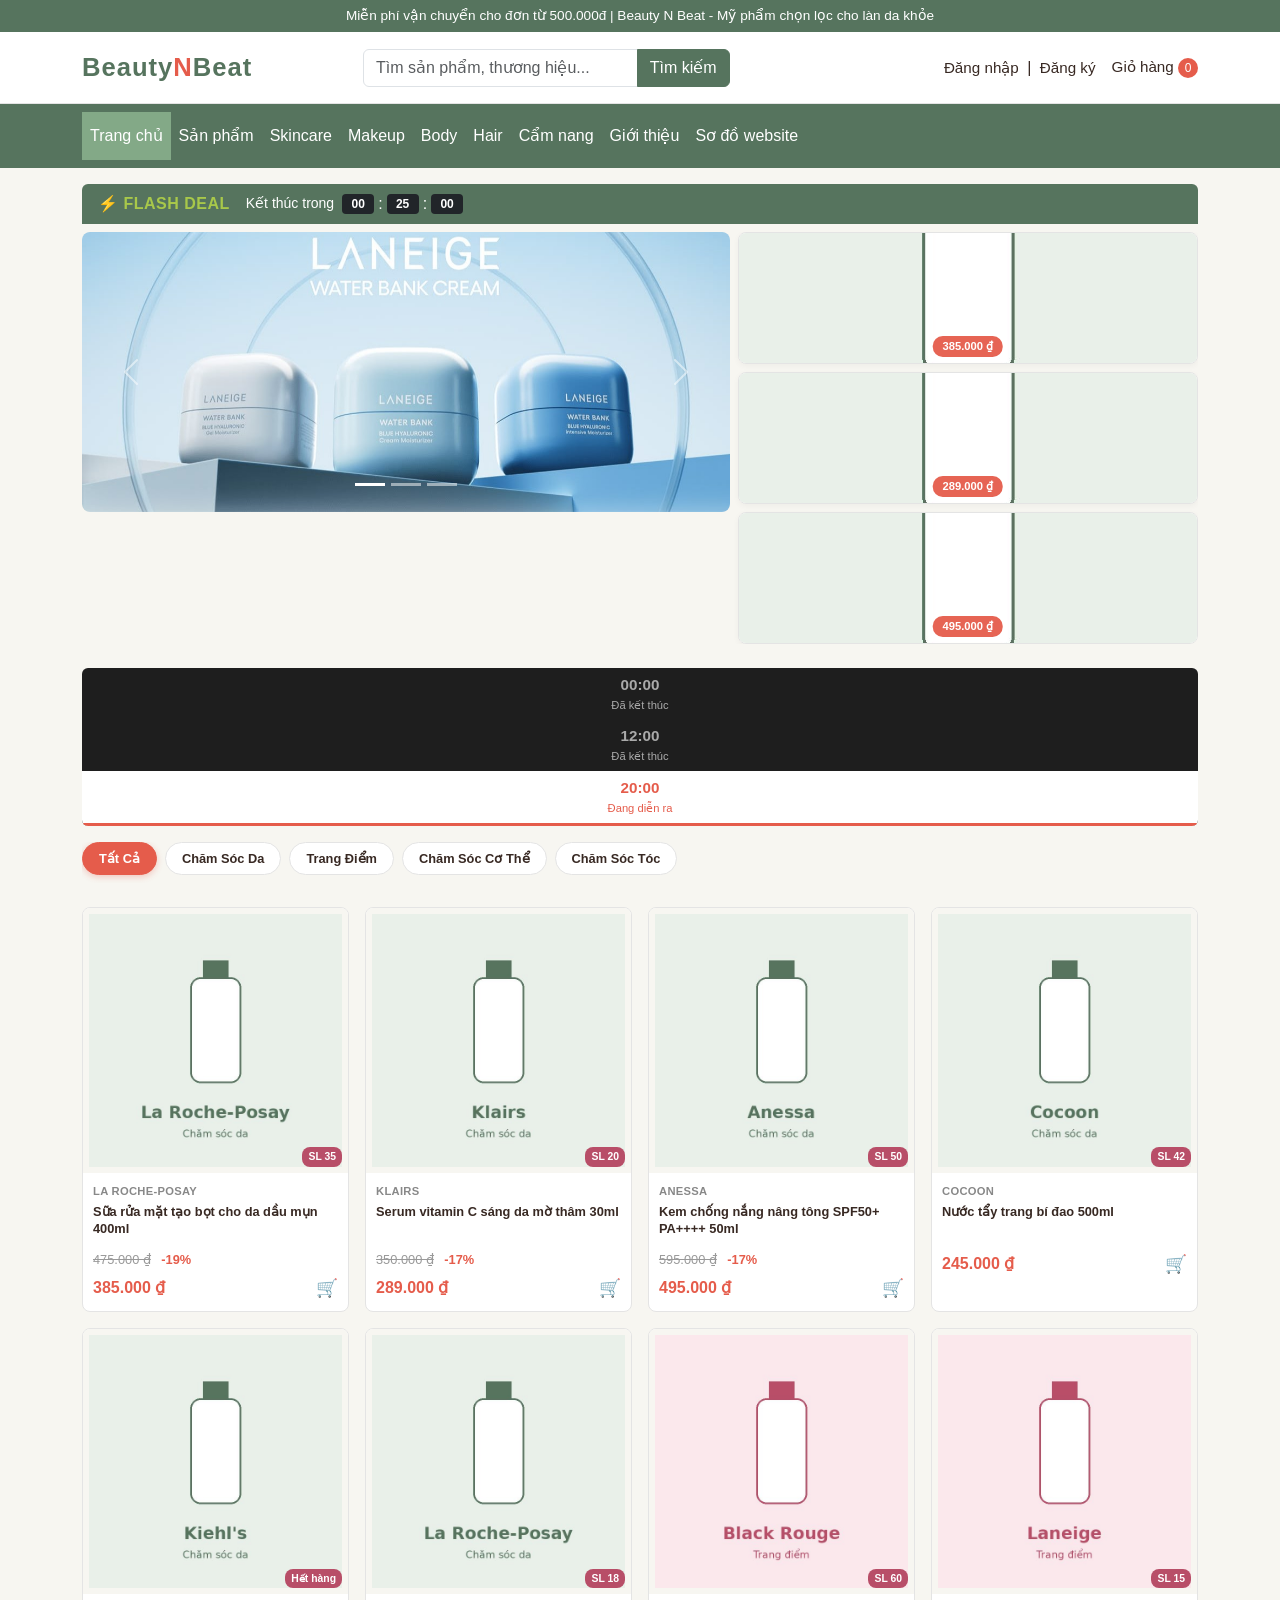
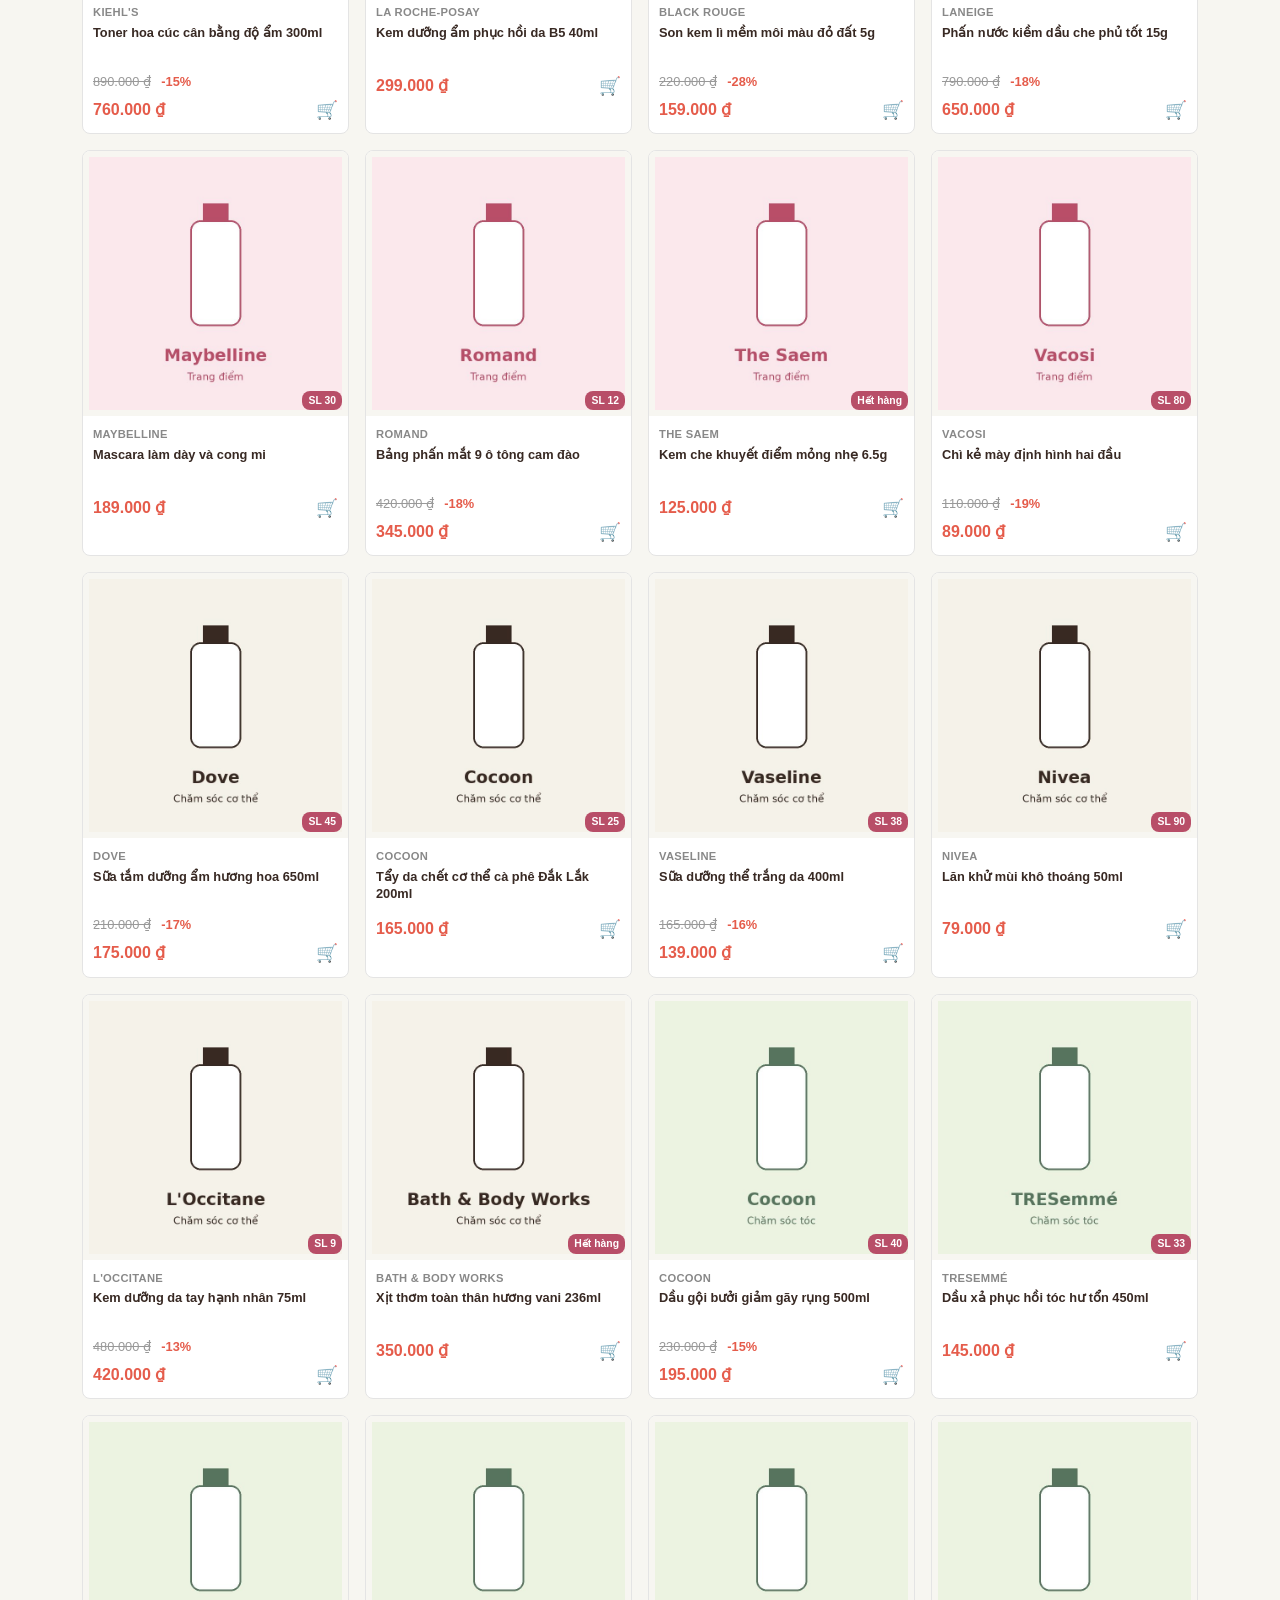
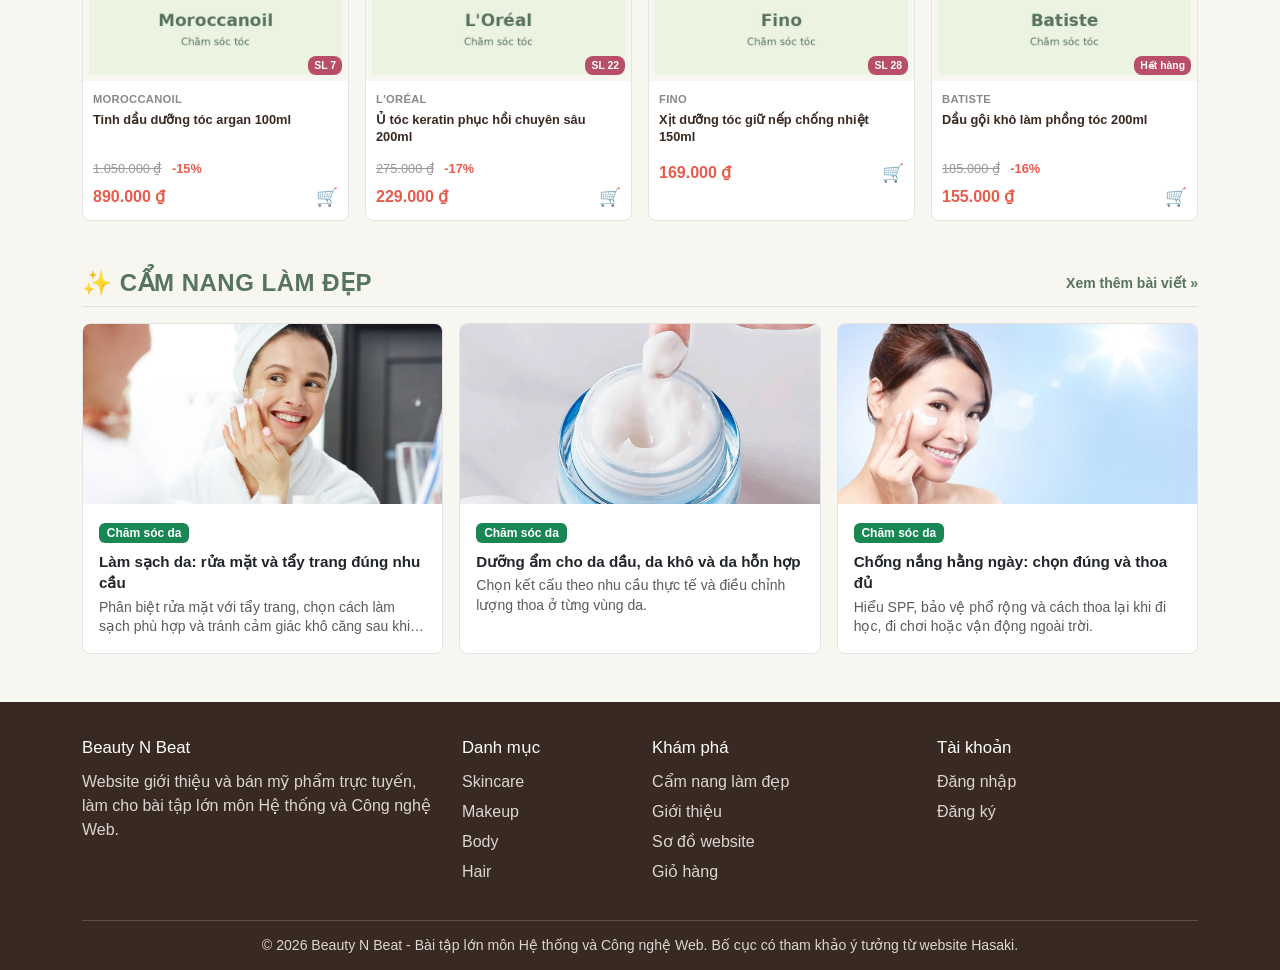
<file: index.html>
<!DOCTYPE html>
<html lang="vi">
<head>
  <meta charset="UTF-8">
  <meta name="viewport" content="width=device-width, initial-scale=1.0">
  <title>Beauty N Beat - Mỹ phẩm chính hãng & Chăm sóc đẹp</title>
  
  <!-- 1. Bootstrap CSS local -->
  <link rel="stylesheet" href="assets/vendor/bootstrap/css/bootstrap.min.css">
  <!-- 2. Common CSS chung (A quản lý) -->
  <link rel="stylesheet" href="assets/css/common.css">
  <!-- 3. CSS riêng của B -->
  <link rel="stylesheet" href="assets/css/home.css">
</head>
<body>

  <!-- ==================== HEADER & NAVBAR ==================== -->
  <!-- A tự vẽ qua common.js, B chỉ để thẻ rỗng -->
  <header id="site-header"></header>

  <!-- ==================== MAIN CONTENT ==================== -->
  <main class="container my-3">

    <!-- Flash Deal Header Bar + Countdown (Đã xóa ô tìm kiếm phụ) -->
    <div class="flash-deal-header d-flex align-items-center justify-content-between p-2 mb-2 rounded-top">
      <div class="d-flex align-items-center gap-3">
        <h4 class="m-0 fw-bold text-uppercase flash-title">⚡ FLASH DEAL</h4>
        <div class="countdown-box d-flex align-items-center gap-1">
          <span class="text-white small me-1">Kết thúc trong</span>
          <span class="badge bg-dark" id="cd-hours">00</span> :
          <span class="badge bg-dark" id="cd-mins">00</span> :
          <span class="badge bg-dark" id="cd-secs">00</span>
        </div>
      </div>
    </div>

    <!-- Hero Banner + Side Deals -->
    <section class="hero-hasaki-layout mb-4">
      <div class="row g-2">
        <!-- Carousel Banner chính -->
        <div class="col-12 col-lg-7">
          <div id="heroCarousel" class="carousel slide h-100" data-bs-ride="carousel">
            <div class="carousel-indicators">
              <button type="button" data-bs-target="#heroCarousel" data-bs-slide-to="0" class="active"></button>
              <button type="button" data-bs-target="#heroCarousel" data-bs-slide-to="1"></button>
              <button type="button" data-bs-target="#heroCarousel" data-bs-slide-to="2"></button>
            </div>
            <div class="carousel-inner h-100 rounded">
              <div class="carousel-item active h-100">
                <!-- Đã thay ảnh placeholder bằng ảnh local -->
                <img src="assets/img/banners/banner-1.jpg" class="d-block w-100 object-fit-cover" alt="Khuyến mãi đặc biệt">
              </div>
              <div class="carousel-item h-100">
                <img src="assets/img/banners/banner-2.jpg" class="d-block w-100 object-fit-cover" alt="Sản phẩm mới">
              </div>
              <div class="carousel-item h-100">
                <img src="assets/img/banners/banner-3.jpg" class="d-block w-100 object-fit-cover" alt="Flash Sale">
              </div>
            </div>
            <button class="carousel-control-prev" type="button" data-bs-target="#heroCarousel" data-bs-slide="prev">
              <span class="carousel-control-prev-icon" aria-hidden="true"></span>
              <span class="visually-hidden">Trước</span>
            </button>
            <button class="carousel-control-next" type="button" data-bs-target="#heroCarousel" data-bs-slide="next">
              <span class="carousel-control-next-icon" aria-hidden="true"></span>
              <span class="visually-hidden">Sau</span>
            </button>
          </div>
        </div>

        <!-- Side Deals (3 sản phẩm hot) -->
        <div class="col-12 col-lg-5">
          <div class="row g-2" id="heroSideDeals">
            <!-- Render bằng JS từ PRODUCTS -->
          </div>
        </div>
      </div>
    </section>

    <!-- Time Slots Section -->
    <section class="time-slots-section mb-3">
      <div class="row g-0 text-center time-slots-container rounded overflow-hidden">
        <div class="col-4 time-slot-item active py-2">
          <div class="fw-bold fs-5">00:00</div>
          <div class="small">Đang diễn ra</div>
        </div>
        <div class="col-4 time-slot-item py-2">
          <div class="fw-bold fs-5">12:00</div>
          <div class="small">Sắp diễn ra</div>
        </div>
        <div class="col-4 time-slot-item py-2">
          <div class="fw-bold fs-5">20:00</div>
          <div class="small">Sắp diễn ra</div>
        </div>
      </div>
    </section>

    <!-- Category Tabs -->
    <section class="category-tabs-section mb-4">
      <div class="d-flex gap-2 overflow-auto pb-2" id="categoryTabList">
        <button class="btn btn-tab active px-3 py-2 text-nowrap" data-cat="all">Tất Cả</button>
        <button class="btn btn-tab px-3 py-2 text-nowrap" data-cat="skincare">Chăm Sóc Da</button>
        <button class="btn btn-tab px-3 py-2 text-nowrap" data-cat="makeup">Trang Điểm</button>
        <button class="btn btn-tab px-3 py-2 text-nowrap" data-cat="body">Chăm Sóc Cơ Thể</button>
        <button class="btn btn-tab px-3 py-2 text-nowrap" data-cat="hair">Chăm Sóc Tóc</button>
      </div>
    </section>

    <!-- Featured Products Grid -->
    <section class="products-grid-section mb-5">
      <div class="row g-2 g-md-3" id="featuredProductsContainer">
        <!-- Render bằng JS -->
      </div>
    </section>

    <!-- News Section -->
    <section class="news-highlight-section mb-5">
      <div class="d-flex justify-content-between align-items-center mb-3 border-bottom pb-2">
        <h4 class="section-title m-0 fw-bold text-uppercase">✨ Cẩm Nang Làm Đẹp</h4>
        <a href="news.html" class="text-decoration-none text-primary-custom fw-bold small">
          Xem thêm bài viết &raquo;
        </a>
      </div>
      <div class="row g-3" id="featuredNewsContainer">
        <!-- Render bằng JS -->
      </div>
    </section>

  </main>

  <!-- ==================== FOOTER ==================== -->
  <footer id="site-footer"></footer>

  <!-- ==================== SCRIPTS ==================== -->
  <!-- Sửa tên file jQuery thành 3.7.1 theo yêu cầu của A -->
  <script src="assets/vendor/jquery/jquery-3.7.1.min.js"></script> 
  <script src="assets/vendor/bootstrap/js/bootstrap.bundle.min.js"></script>
  <script src="assets/data/products.js"></script>
  <script src="assets/data/news.js"></script>
  <script src="assets/js/common.js"></script>
  <script src="assets/js/home.js"></script>
</body>
</html>
</file>
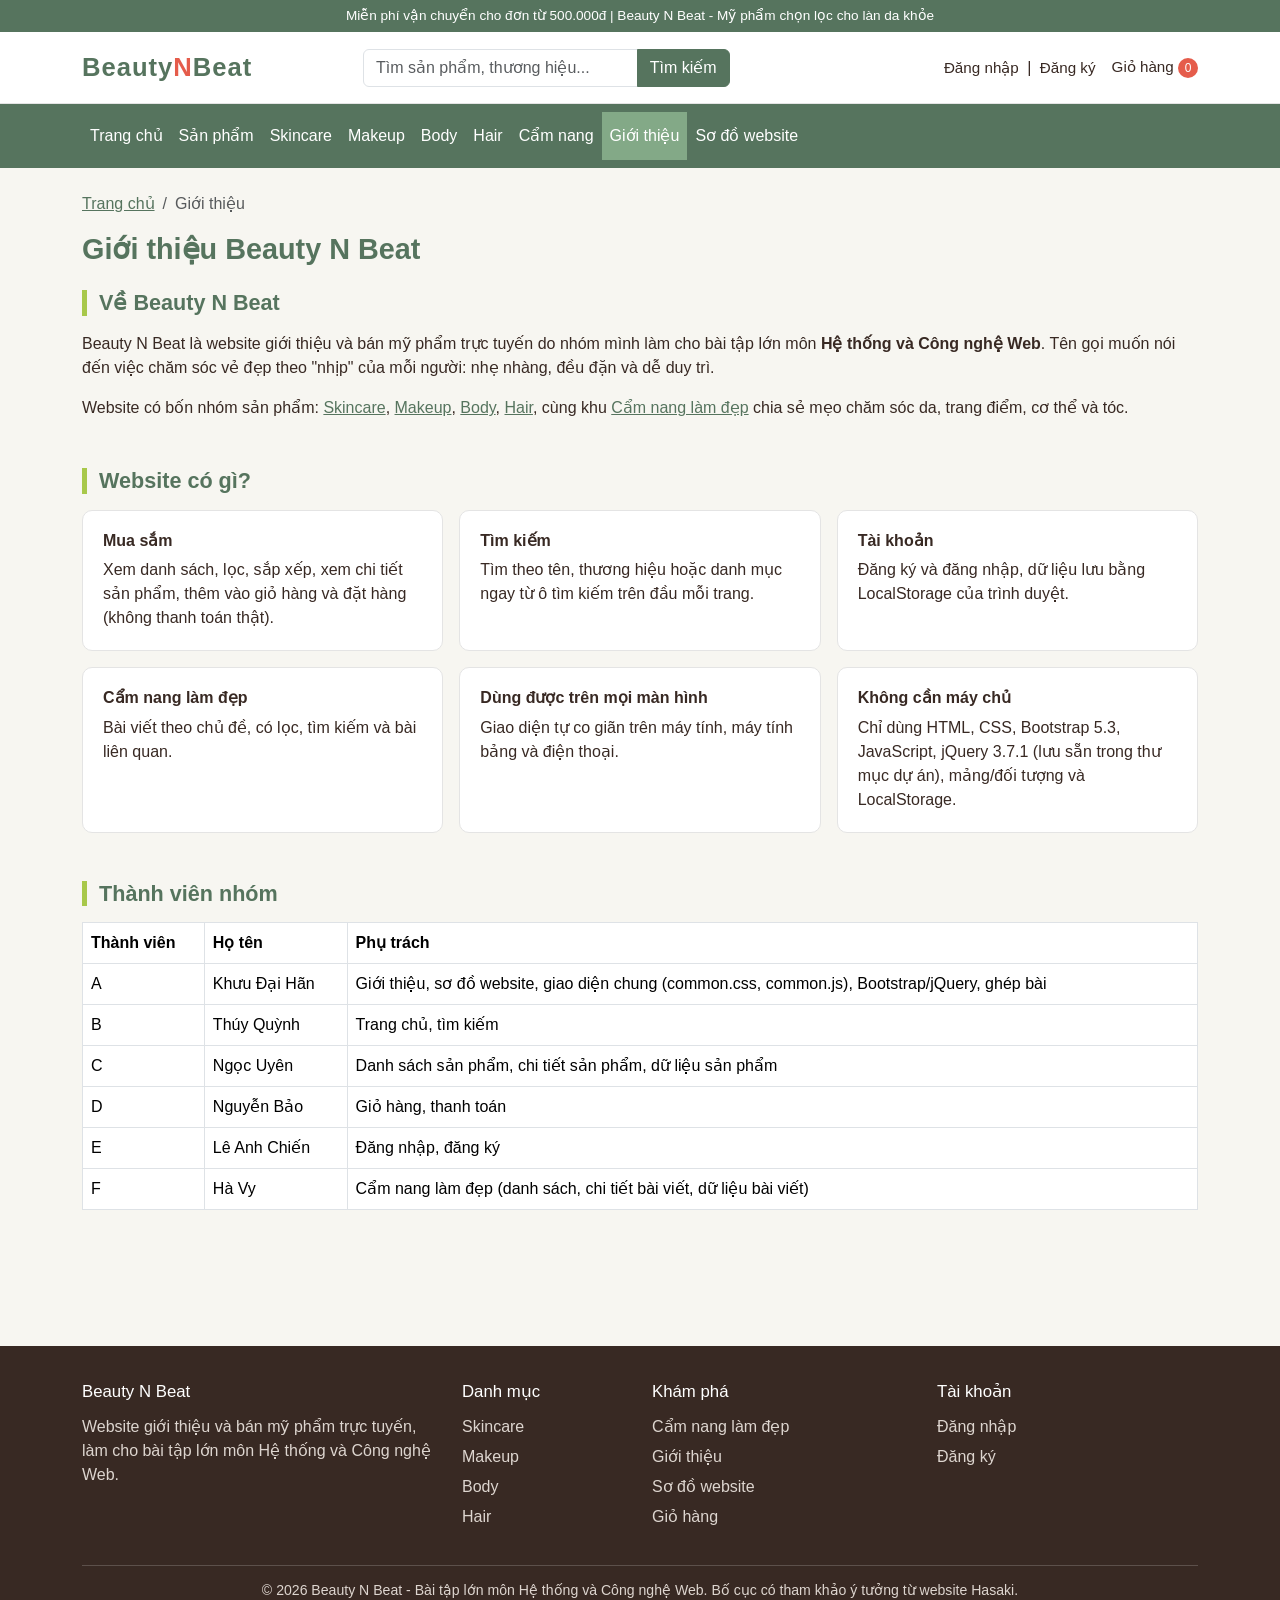
<file: about.html>
<!doctype html>
<html lang="vi">
  <head>
    <meta charset="UTF-8" />
    <meta name="viewport" content="width=device-width, initial-scale=1" />
    <title>Giới thiệu | Beauty N Beat</title>
    <link
      rel="stylesheet"
      href="assets/vendor/bootstrap/css/bootstrap.min.css"
    />
    <link rel="stylesheet" href="assets/css/common.css" />
  </head>
  <body>
    <header id="site-header"></header>
    <main class="container py-4">
      <nav aria-label="breadcrumb">
        <ol class="breadcrumb small">
          <li class="breadcrumb-item"><a href="index.html">Trang chủ</a></li>
          <li class="breadcrumb-item active" aria-current="page">Giới thiệu</li>
        </ol>
      </nav>

      <h1 class="page-heading mb-4">Giới thiệu Beauty N Beat</h1>

      <section class="mb-5">
        <h2 class="section-heading">Về Beauty N Beat</h2>
        <p>
          Beauty N Beat là website giới thiệu và bán mỹ phẩm trực tuyến do nhóm
          mình làm cho bài tập lớn môn
          <strong>Hệ thống và Công nghệ Web</strong>. Tên gọi muốn nói đến việc
          chăm sóc vẻ đẹp theo "nhịp" của mỗi người: nhẹ nhàng, đều đặn và dễ
          duy trì.
        </p>
        <p>
          Website có bốn nhóm sản phẩm:
          <a href="products.html?category=skincare">Skincare</a>,
          <a href="products.html?category=makeup">Makeup</a>,
          <a href="products.html?category=body">Body</a>,
          <a href="products.html?category=hair">Hair</a>, cùng khu
          <a href="news.html">Cẩm nang làm đẹp</a> chia sẻ mẹo chăm sóc da,
          trang điểm, cơ thể và tóc.
        </p>
      </section>

      <section class="mb-5">
        <h2 class="section-heading">Website có gì?</h2>
        <div class="row g-3">
          <div class="col-md-6 col-lg-4">
            <div class="info-card">
              <h3 class="h6 fw-bold">Mua sắm</h3>
              <p class="mb-0">
                Xem danh sách, lọc, sắp xếp, xem chi tiết sản phẩm, thêm vào giỏ
                hàng và đặt hàng (không thanh toán thật).
              </p>
            </div>
          </div>
          <div class="col-md-6 col-lg-4">
            <div class="info-card">
              <h3 class="h6 fw-bold">Tìm kiếm</h3>
              <p class="mb-0">
                Tìm theo tên, thương hiệu hoặc danh mục ngay từ ô tìm kiếm trên
                đầu mỗi trang.
              </p>
            </div>
          </div>
          <div class="col-md-6 col-lg-4">
            <div class="info-card">
              <h3 class="h6 fw-bold">Tài khoản</h3>
              <p class="mb-0">
                Đăng ký và đăng nhập, dữ liệu lưu bằng LocalStorage của trình
                duyệt.
              </p>
            </div>
          </div>
          <div class="col-md-6 col-lg-4">
            <div class="info-card">
              <h3 class="h6 fw-bold">Cẩm nang làm đẹp</h3>
              <p class="mb-0">
                Bài viết theo chủ đề, có lọc, tìm kiếm và bài liên quan.
              </p>
            </div>
          </div>
          <div class="col-md-6 col-lg-4">
            <div class="info-card">
              <h3 class="h6 fw-bold">Dùng được trên mọi màn hình</h3>
              <p class="mb-0">
                Giao diện tự co giãn trên máy tính, máy tính bảng và điện thoại.
              </p>
            </div>
          </div>
          <div class="col-md-6 col-lg-4">
            <div class="info-card">
              <h3 class="h6 fw-bold">Không cần máy chủ</h3>
              <p class="mb-0">
                Chỉ dùng HTML, CSS, Bootstrap 5.3, JavaScript, jQuery 3.7.1 (lưu
                sẵn trong thư mục dự án), mảng/đối tượng và LocalStorage.
              </p>
            </div>
          </div>
        </div>
      </section>

      <section class="mb-5">
        <h2 class="section-heading">Thành viên nhóm</h2>
        <div class="table-responsive">
          <table class="table table-bordered bg-white align-middle">
            <thead>
              <tr>
                <th scope="col">Thành viên</th>
                <th scope="col">Họ tên</th>
                <th scope="col">Phụ trách</th>
              </tr>
            </thead>
            <tbody>
              <tr>
                <td>A</td>
                <td>Khưu Đại Hãn</td>
                <td>
                  Giới thiệu, sơ đồ website, giao diện chung (common.css,
                  common.js), Bootstrap/jQuery, ghép bài
                </td>
              </tr>
              <tr>
                <td>B</td>
                <td>Thúy Quỳnh</td>
                <td>Trang chủ, tìm kiếm</td>
              </tr>
              <tr>
                <td>C</td>
                <td>Ngọc Uyên</td>
                <td>Danh sách sản phẩm, chi tiết sản phẩm, dữ liệu sản phẩm</td>
              </tr>
              <tr>
                <td>D</td>
                <td>Nguyễn Bảo</td>
                <td>Giỏ hàng, thanh toán</td>
              </tr>
              <tr>
                <td>E</td>
                <td>Lê Anh Chiến</td>
                <td>Đăng nhập, đăng ký</td>
              </tr>
              <tr>
                <td>F</td>
                <td>Hà Vy</td>
                <td>
                  Cẩm nang làm đẹp (danh sách, chi tiết bài viết, dữ liệu bài
                  viết)
                </td>
              </tr>
            </tbody>
          </table>
        </div>
      </section>
    </main>

    <footer id="site-footer"></footer>

    <script src="assets/vendor/bootstrap/js/bootstrap.bundle.min.js"></script>
    <script src="assets/js/common.js"></script>
  </body>
</html>
</file>
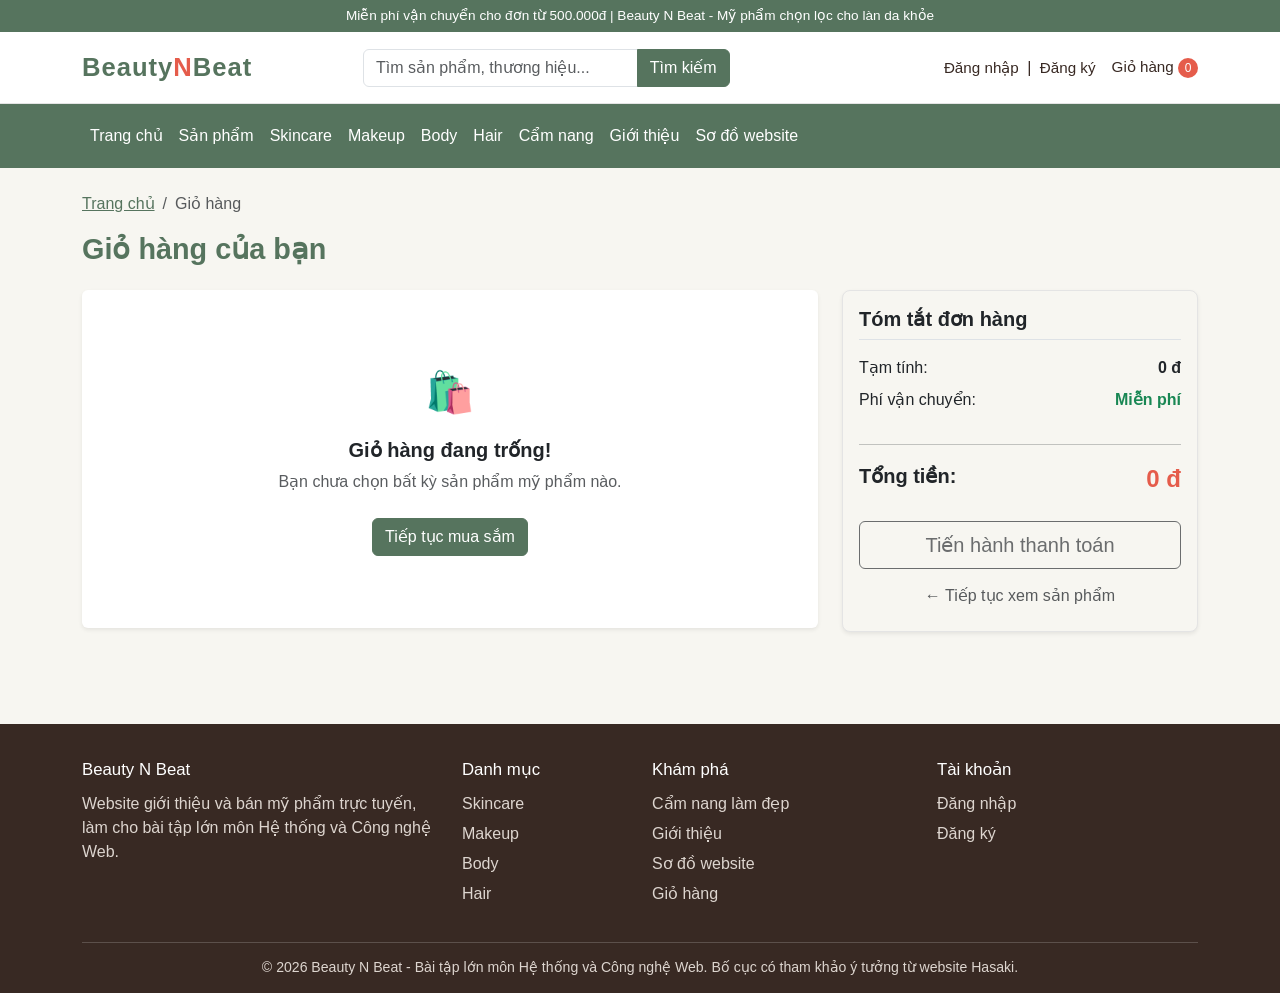
<file: cart.html>
<!DOCTYPE html>
<html lang="vi">
<head>
  <meta charset="UTF-8">
  <meta name="viewport" content="width=device-width, initial-scale=1.0">
  <title>Giỏ hàng | Beauty N Beat</title>

  <!-- Thứ tự nạp CSS: Bootstrap -> common -> cart -->
  <link rel="stylesheet" href="assets/vendor/bootstrap/css/bootstrap.min.css">
  <link rel="stylesheet" href="assets/css/common.css">
  <link rel="stylesheet" href="assets/css/cart.css">
</head>
<body>

  <header id="site-header"></header>

  <main class="container py-4">
    <nav aria-label="breadcrumb">
      <ol class="breadcrumb small">
        <li class="breadcrumb-item"><a href="index.html">Trang chủ</a></li>
        <li class="breadcrumb-item active" aria-current="page">Giỏ hàng</li>
      </ol>
    </nav>

    <h1 class="page-heading mb-4">Giỏ hàng của bạn</h1>

    <div class="row">
      <!-- Cột danh sách món hàng -->
      <div class="col-lg-8">
        <div id="cart-container" class="card shadow-sm border-0 mb-4">
          <div class="card-body p-4">

            <!-- Trạng thái giỏ rỗng -->
            <div id="empty-cart-view" class="text-center py-5 d-none">
              <div class="mb-3 fs-1">🛍️</div>
              <h5 class="fw-bold">Giỏ hàng đang trống!</h5>
              <p class="text-muted">Bạn chưa chọn bất kỳ sản phẩm mỹ phẩm nào.</p>
              <a href="products.html" class="btn btn-custom-primary mt-2">Tiếp tục mua sắm</a>
            </div>

            <!-- Bảng danh sách sản phẩm khi có hàng -->
            <div id="filled-cart-view" class="table-responsive">
              <table class="table align-middle">
                <thead>
                  <tr class="table-light">
                    <th>Sản phẩm</th>
                    <th>Đơn giá</th>
                    <th class="col-qty">Số lượng</th>
                    <th>Thành tiền</th>
                    <th></th>
                  </tr>
                </thead>
                <tbody id="cart-table-body">
                  <!-- Dữ liệu render bằng JS -->
                </tbody>
              </table>
            </div>

          </div>
        </div>
      </div>

      <!-- Cột tóm tắt thành tiền -->
      <div class="col-lg-4">
        <div class="card shadow-sm border-0 summary-box p-3">
          <h5 class="fw-bold mb-3 border-bottom pb-2">Tóm tắt đơn hàng</h5>
          <div class="d-flex justify-content-between mb-2">
            <span>Tạm tính:</span>
            <span id="subtotal-price" class="fw-semibold">0 đ</span>
          </div>
          <div class="d-flex justify-content-between mb-3">
            <span>Phí vận chuyển:</span>
            <span class="text-success fw-semibold">Miễn phí</span>
          </div>
          <hr>
          <div class="d-flex justify-content-between mb-4">
            <span class="fs-5 fw-bold">Tổng tiền:</span>
            <span id="total-price" class="fs-4 fw-bold text-sale">0 đ</span>
          </div>
          <a href="checkout.html" id="btn-proceed-checkout" class="btn btn-custom-primary w-100 py-2 fs-5">Tiến hành thanh toán</a>
          <a href="products.html" class="btn btn-link w-100 text-center mt-2 text-decoration-none text-muted">← Tiếp tục xem sản phẩm</a>
        </div>
      </div>
    </div>
  </main>

  <footer id="site-footer"></footer>

  <!-- Thứ tự nạp: Bootstrap -> dữ liệu -> common -> cart (không dùng jQuery) -->
  <script src="assets/vendor/bootstrap/js/bootstrap.bundle.min.js"></script>
  <script src="assets/data/products.js"></script>
  <script src="assets/js/common.js"></script>
  <script src="assets/js/cart.js"></script>
</body>
</html>
</file>
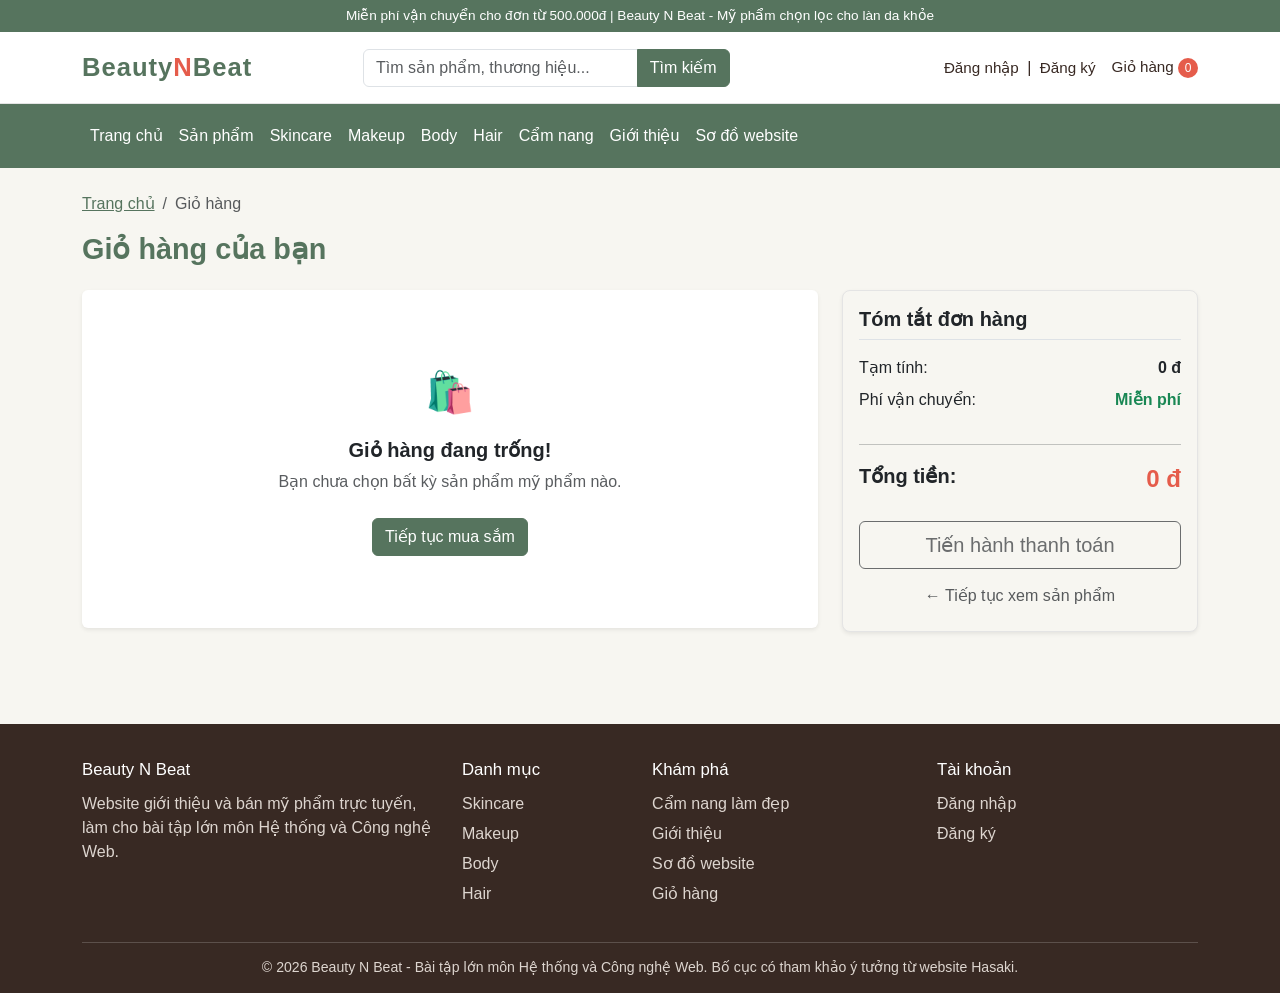
<file: checkout.html>
<!DOCTYPE html>
<html lang="vi">
<head>
  <meta charset="UTF-8">
  <meta name="viewport" content="width=device-width, initial-scale=1.0">
  <title>Đặt hàng | Beauty N Beat</title>

  <!-- Thứ tự nạp CSS: Bootstrap -> common -> cart -->
  <link rel="stylesheet" href="assets/vendor/bootstrap/css/bootstrap.min.css">
  <link rel="stylesheet" href="assets/css/common.css">
  <link rel="stylesheet" href="assets/css/cart.css">
</head>
<body>

  <header id="site-header"></header>

  <!-- ==================== MAIN CONTENT ==================== -->
  <main class="container py-4">
    <nav aria-label="breadcrumb">
      <ol class="breadcrumb small">
        <li class="breadcrumb-item"><a href="index.html">Trang chủ</a></li>
        <li class="breadcrumb-item"><a href="cart.html">Giỏ hàng</a></li>
        <li class="breadcrumb-item active" aria-current="page">Đặt hàng</li>
      </ol>
    </nav>

    <h1 class="page-heading mb-4">Thông tin đặt hàng</h1>

    <!-- Thông báo đặt hàng thành công -->
    <div id="checkout-success-view" class="text-center py-5 d-none">
      <div class="mb-3 fs-1 text-success">🎉</div>
      <h3 class="fw-bold text-success">Đặt hàng thành công!</h3>
      <p class="text-muted">Cảm ơn bạn đã mua sắm tại Beauty N Beat. Mã đơn hàng của bạn là: <strong id="order-code-display" class="text-dark"></strong></p>
      <p class="text-muted">Đơn hàng mô phỏng đã được ghi nhận vào hệ thống.</p>
      <div class="mt-4">
        <a href="products.html" class="btn btn-custom-primary me-2">Tiếp tục mua sắm</a>
        <a href="index.html" class="btn btn-outline-secondary">Về trang chủ</a>
      </div>
    </div>

    <!-- Giao diện form thanh toán -->
    <div id="checkout-form-view" class="row">
      <!-- Form nhập thông tin giao hàng -->
      <div class="col-lg-7">
        <div class="card border-0 shadow-sm p-4 mb-4">
          <h5 class="fw-bold mb-3 border-bottom pb-2">Địa chỉ nhận hàng</h5>
          <form id="order-form" novalidate>
            <div class="mb-3">
              <label for="fullName" class="form-label">Họ và tên người nhận <span class="text-danger">*</span></label>
              <input type="text" class="form-control" id="fullName" placeholder="Ví dụ: Nguyễn Văn A">
              <div class="error-feedback" id="err-fullName"></div>
            </div>

            <div class="row">
              <div class="col-md-6 mb-3">
                <label for="phoneNumber" class="form-label">Số điện thoại <span class="text-danger">*</span></label>
                <input type="tel" class="form-control" id="phoneNumber" placeholder="Ví dụ: 0912345678">
                <div class="error-feedback" id="err-phoneNumber"></div>
              </div>
              <div class="col-md-6 mb-3">
                <label for="email" class="form-label">Email</label>
                <input type="email" class="form-control" id="email" placeholder="example@gmail.com">
                <div class="error-feedback" id="err-email"></div>
              </div>
            </div>

            <div class="mb-3">
              <label for="address" class="form-label">Địa chỉ chi tiết <span class="text-danger">*</span></label>
              <textarea class="form-control" id="address" rows="3" placeholder="Số nhà, tên đường, phường/xã, quận/huyện..."></textarea>
              <div class="error-feedback" id="err-address"></div>
            </div>

            <div class="mb-3">
              <label for="notes" class="form-label">Ghi chú giao hàng (không bắt buộc)</label>
              <input type="text" class="form-control" id="notes" placeholder="Giao giờ hành chính, gọi trước khi đến...">
            </div>

            <h5 class="fw-bold mt-4 mb-3 border-bottom pb-2">Phương thức thanh toán</h5>
            <div class="form-check mb-2">
              <input class="form-check-input" type="radio" name="paymentMethod" id="cod" value="COD" checked>
              <label class="form-check-label" for="cod">
                Thanh toán khi nhận hàng (COD)
              </label>
            </div>
            <div class="form-check mb-3">
              <input class="form-check-input" type="radio" name="paymentMethod" id="bank" value="BANK">
              <label class="form-check-label" for="bank">
                Chuyển khoản ngân hàng (Mô phỏng)
              </label>
            </div>

            <button type="submit" class="btn btn-custom-primary w-100 py-3 mt-3 fs-5 fw-bold">Xác nhận đặt hàng</button>
          </form>
        </div>
      </div>

      <!-- Tóm tắt sản phẩm thanh toán -->
      <div class="col-lg-5">
        <div class="card border-0 shadow-sm p-4 summary-box">
          <h5 class="fw-bold mb-3 border-bottom pb-2">Đơn hàng của bạn</h5>
          <div id="checkout-items-list" class="checkout-items-scroll mb-3">
            <!-- Render danh sách tóm tắt bằng JS -->
          </div>
          <hr>
          <div class="d-flex justify-content-between mb-2">
            <span>Tạm tính:</span>
            <span id="checkout-subtotal" class="fw-semibold">0 đ</span>
          </div>
          <div class="d-flex justify-content-between mb-2">
            <span>Vận chuyển:</span>
            <span class="text-success fw-semibold">Miễn phí</span>
          </div>
          <div class="d-flex justify-content-between mt-3 pt-2 border-top">
            <span class="fs-5 fw-bold">Tổng thanh toán:</span>
            <span id="checkout-total" class="fs-4 fw-bold text-sale">0 đ</span>
          </div>
        </div>
      </div>
    </div>
  </main>

  <footer id="site-footer"></footer>

  <!-- Thứ tự nạp: Bootstrap -> dữ liệu -> common -> cart (không dùng jQuery) -->
  <script src="assets/vendor/bootstrap/js/bootstrap.bundle.min.js"></script>
  <script src="assets/data/products.js"></script>
  <script src="assets/js/common.js"></script>
  <script src="assets/js/cart.js"></script>
</body>
</html>
</file>
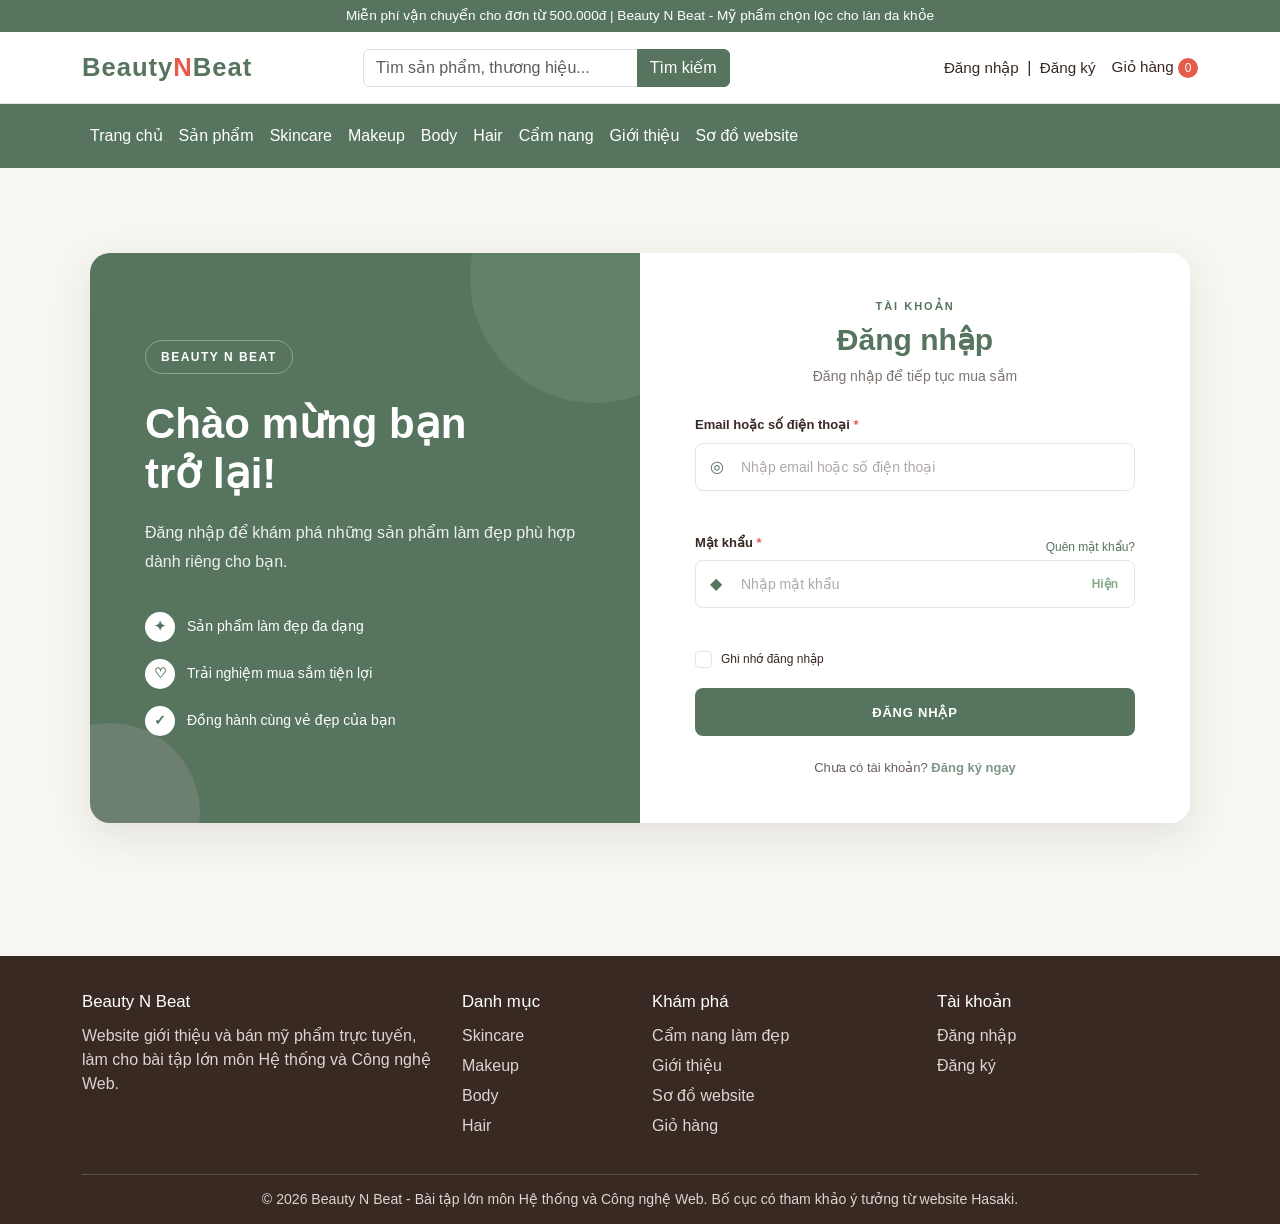
<file: login.html>
<!DOCTYPE html>
<html lang="vi">

<head>
    <meta charset="UTF-8">
    <meta name="viewport" content="width=device-width, initial-scale=1.0">

    <title>Đăng nhập - BEAUTY N BEAT</title>

    <!-- Bootstrap: phải load trước common.css -->
    <link rel="stylesheet"
        href="assets/vendor/bootstrap/css/bootstrap.min.css">

    <!-- CSS chung của website -->
    <link rel="stylesheet"
        href="assets/css/common.css">

    <!-- CSS riêng của phần E -->
    <link rel="stylesheet"
        href="assets/css/account.css">
</head>

<body>

    <!-- Header dùng chung của website -->
    <header id="site-header"></header>

    <main class="account-page">

        <div class="account-container row g-0">

            <!-- Khu vực giới thiệu -->
            <section class="account-intro col-md-6">

                <div class="account-intro-content">

                    <span class="account-badge">
                        BEAUTY N BEAT
                    </span>

                    <h1>
                        Chào mừng bạn<br>
                        trở lại!
                    </h1>

                    <p>
                        Đăng nhập để khám phá những sản phẩm
                        làm đẹp phù hợp dành riêng cho bạn.
                    </p>

                    <div class="account-intro-features">

                        <div class="intro-feature">
                            <span class="intro-feature-icon">✦</span>
                            <span>Sản phẩm làm đẹp đa dạng</span>
                        </div>

                        <div class="intro-feature">
                            <span class="intro-feature-icon">♡</span>
                            <span>Trải nghiệm mua sắm tiện lợi</span>
                        </div>

                        <div class="intro-feature">
                            <span class="intro-feature-icon">✓</span>
                            <span>Đồng hành cùng vẻ đẹp của bạn</span>
                        </div>

                    </div>

                </div>

            </section>


            <!-- Form đăng nhập -->
            <section class="account-form-section col-md-6">

                <div class="account-form-card">

                    <div class="account-form-header">

                        <span class="account-form-label">
                            TÀI KHOẢN
                        </span>

                        <h2>Đăng nhập</h2>

                        <p>
                            Đăng nhập để tiếp tục mua sắm
                        </p>

                    </div>


                    <!-- Thông báo -->
                    <div id="loginMessage"
                        class="account-message"
                        role="alert"
                        aria-live="polite">
                    </div>


                    <form id="loginForm" novalidate>

                        <!-- Email / Số điện thoại -->
                        <div class="form-group">

                            <label for="loginAccount">
                                Email hoặc số điện thoại
                                <span class="required">*</span>
                            </label>

                            <div class="input-wrapper">

                                <span class="input-icon">◎</span>

                                <input
                                    type="text"
                                    id="loginAccount"
                                    name="loginAccount"
                                    class="account-input"
                                    placeholder="Nhập email hoặc số điện thoại"
                                    autocomplete="username"
                                    aria-describedby="loginAccountError"
                                    maxlength="100">

                            </div>

                            <small
                                id="loginAccountError"
                                class="field-error">
                            </small>

                        </div>


                        <!-- Mật khẩu -->
                        <div class="form-group">

                            <div class="form-label-row">

                                <label for="loginPassword">
                                    Mật khẩu
                                    <span class="required">*</span>
                                </label>

                                <button
                                    type="button"
                                    class="forgot-password"
                                    id="forgotPasswordBtn">
                                    Quên mật khẩu?
                                </button>

                            </div>

                            <div class="input-wrapper">

                                <span class="input-icon">◆</span>

                                <input
                                    type="password"
                                    id="loginPassword"
                                    name="loginPassword"
                                    class="account-input"
                                    placeholder="Nhập mật khẩu"
                                    autocomplete="current-password"
                                    aria-describedby="loginPasswordError"
                                    maxlength="100">

                                <button
                                    type="button"
                                    class="password-toggle"
                                    data-target="loginPassword"
                                    aria-label="Hiện mật khẩu">
                                    Hiện
                                </button>

                            </div>

                            <small
                                id="loginPasswordError"
                                class="field-error">
                            </small>

                        </div>


                        <!-- Ghi nhớ -->
                        <div class="login-options">

                            <label class="remember-option">

                                <input
                                    type="checkbox"
                                    id="rememberLogin">

                                <span class="custom-checkbox"></span>

                                <span>
                                    Ghi nhớ đăng nhập
                                </span>

                            </label>

                        </div>


                        <!-- Button -->
                        <button
                            type="submit"
                            class="account-submit-btn">
                            ĐĂNG NHẬP
                        </button>


                        <!-- Đăng ký -->
                        <div class="account-switch">

                            <span>
                                Chưa có tài khoản?
                            </span>

                            <a href="register.html">
                                Đăng ký ngay
                            </a>

                        </div>

                    </form>

                </div>

            </section>

        </div>

    </main>


    <!-- Footer dùng chung -->
    <footer id="site-footer"></footer>


    <!-- JavaScript -->
    <script src="assets/vendor/bootstrap/js/bootstrap.bundle.min.js"></script>

    <!-- JS chung -->
    <script src="assets/js/common.js"></script>

    <!-- JS riêng của phần E -->
    <script src="assets/js/account.js"></script>

</body>

</html>
</file>
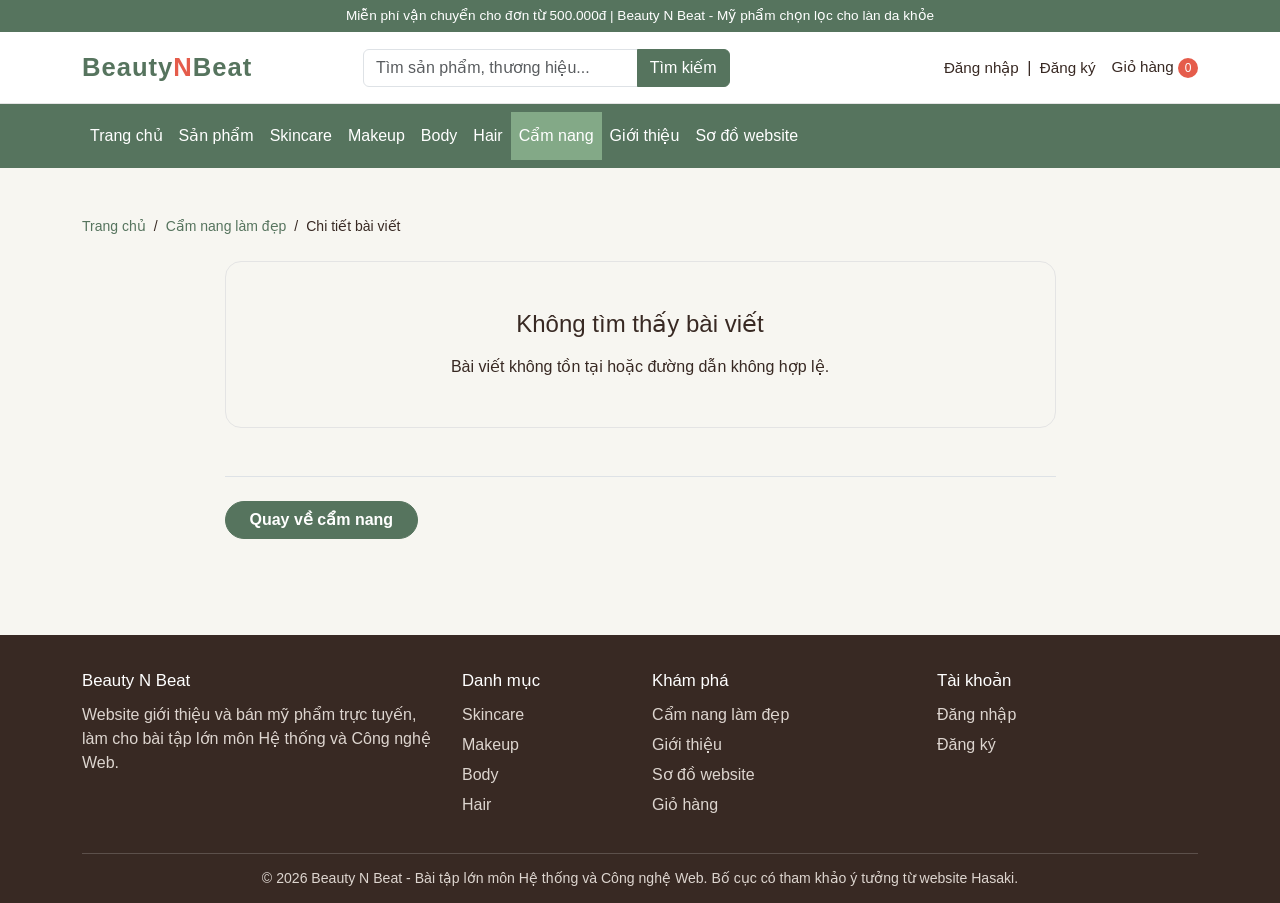
<file: news-detail.html>
<!DOCTYPE html>
<html lang="vi">

<head>
  <meta charset="UTF-8">
  <meta name="viewport" content="width=device-width, initial-scale=1.0">

  <title>Chi tiết cẩm nang | Beauty N Beat</title>

  <link rel="stylesheet" href="assets/vendor/bootstrap/css/bootstrap.min.css">
  <link rel="stylesheet" href="assets/css/common.css">
  <link rel="stylesheet" href="assets/css/news.css">
</head>

<body class="news-page">
  <!-- Header dùng chung do A phụ trách -->
  <div id="site-header"></div>

  <main id="news-detail" class="container py-4 py-md-5">
    <!-- Đường dẫn -->
    <nav aria-label="Đường dẫn" class="mb-4">
      <ol class="breadcrumb mb-0">
        <li class="breadcrumb-item">
          <a href="index.html">Trang chủ</a>
        </li>

        <li class="breadcrumb-item">
          <a href="news.html">Cẩm nang làm đẹp</a>
        </li>

        <li id="news-detail-breadcrumb" class="breadcrumb-item active" aria-current="page">Chi tiết bài viết</li>
      </ol>
    </nav>

    <!-- Nội dung được news.js lấy từ NEWS theo id trên URL -->
    <div class="row justify-content-center">
      <div class="col-12 col-lg-10 col-xl-9">
        <article id="news-detail-content" hidden></article>

        <!-- news.js hiện thông báo khi thiếu id hoặc id sai -->
        <section id="news-detail-error" class="text-center rounded-4 p-4 p-md-5" role="alert" hidden></section>

        <div class="d-flex justify-content-center justify-content-md-start mt-5 pt-4 border-top">
          <a href="news.html" class="btn news-reset-button">Quay về cẩm nang</a>
        </div>
      </div>
    </div>

    <!-- Tối đa 3 bài cùng chủ đề, không gồm bài đang đọc -->
    <section id="news-related" class="mt-5 pt-4 border-top" aria-labelledby="news-related-title" hidden>

      <h2 id="news-related-title" class="news-section-title mb-4">Bài viết liên quan</h2>

      <div id="news-related-list" class="row row-cols-1 row-cols-md-2 row-cols-lg-3 g-4">
      </div>
    </section>
  </main>

  <!-- Footer dùng chung do A phụ trách -->
  <div id="site-footer"></div>

  <script src="assets/vendor/jquery/jquery-3.7.1.min.js"></script>
  <script src="assets/vendor/bootstrap/js/bootstrap.bundle.min.js"></script>
  <script src="assets/data/news.js"></script>
  <script src="assets/js/common.js"></script>
  <script src="assets/js/news.js"></script>
</body>

</html>
</file>
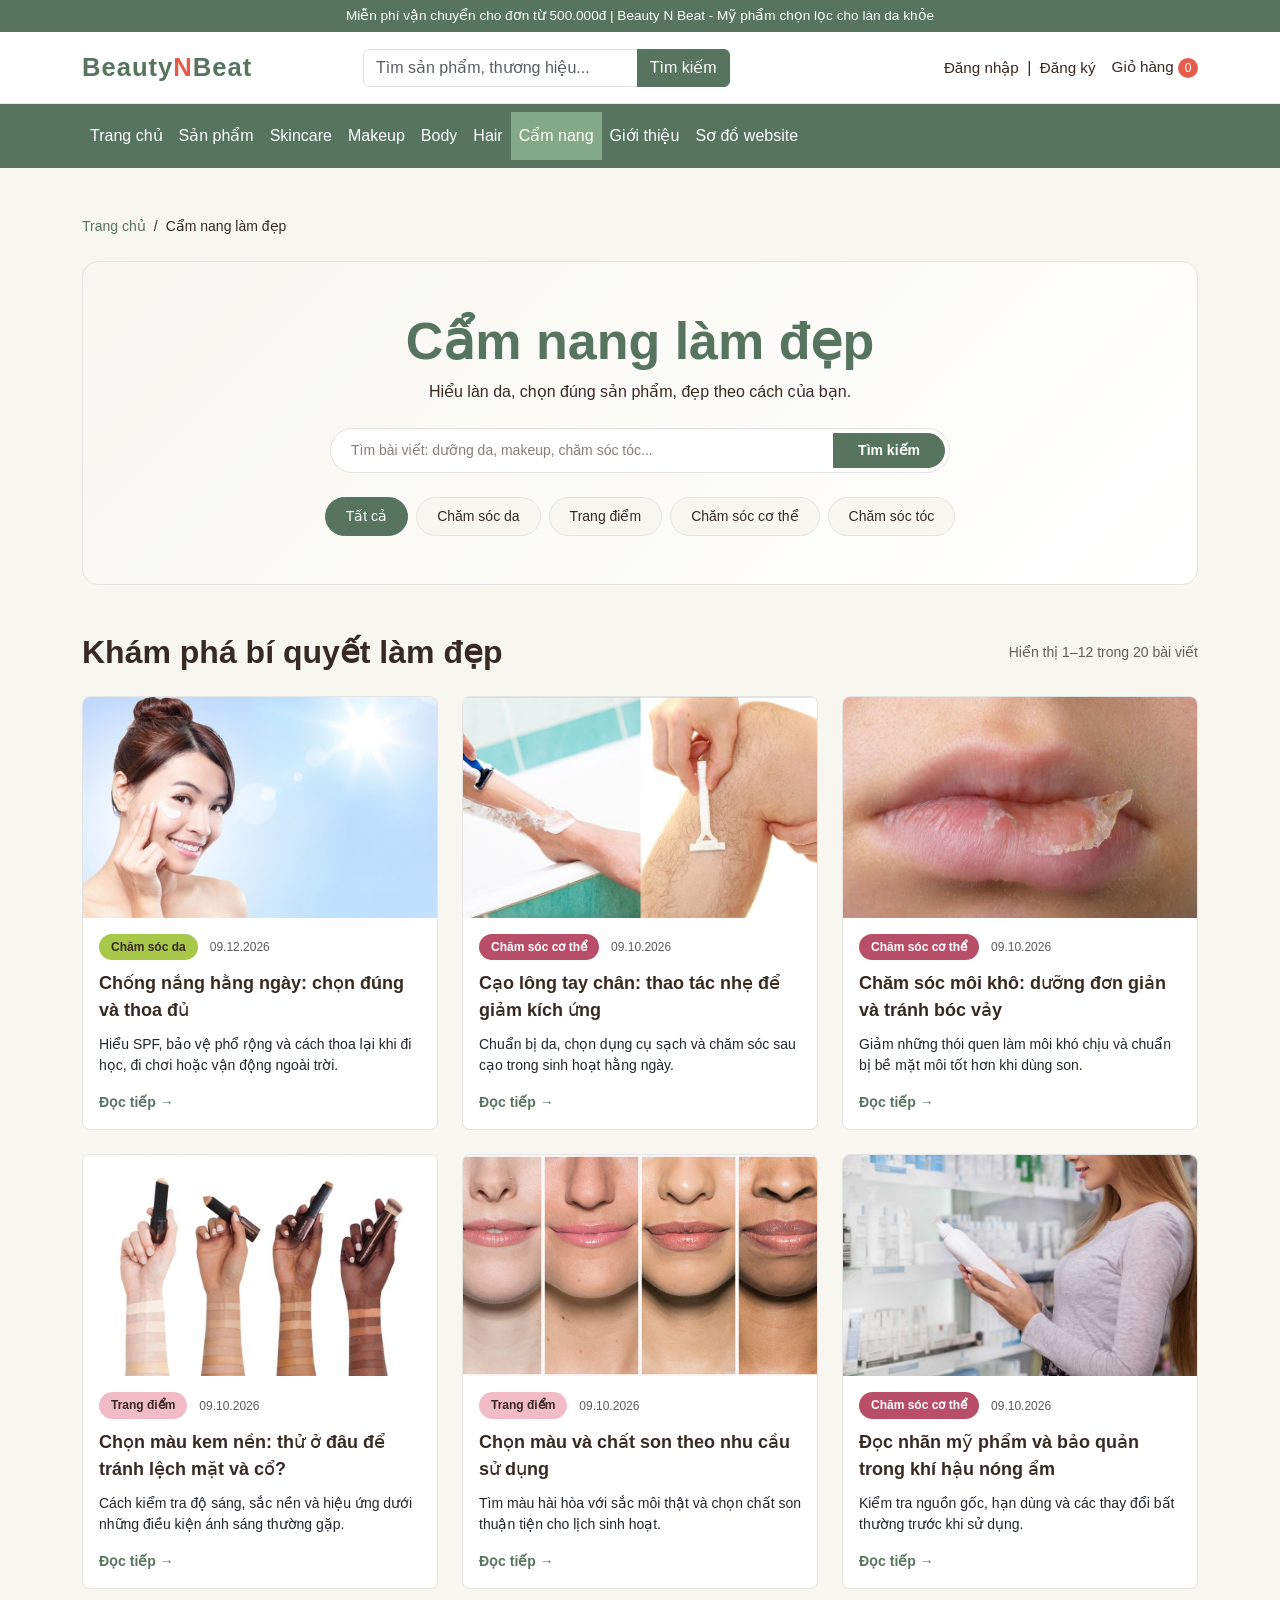
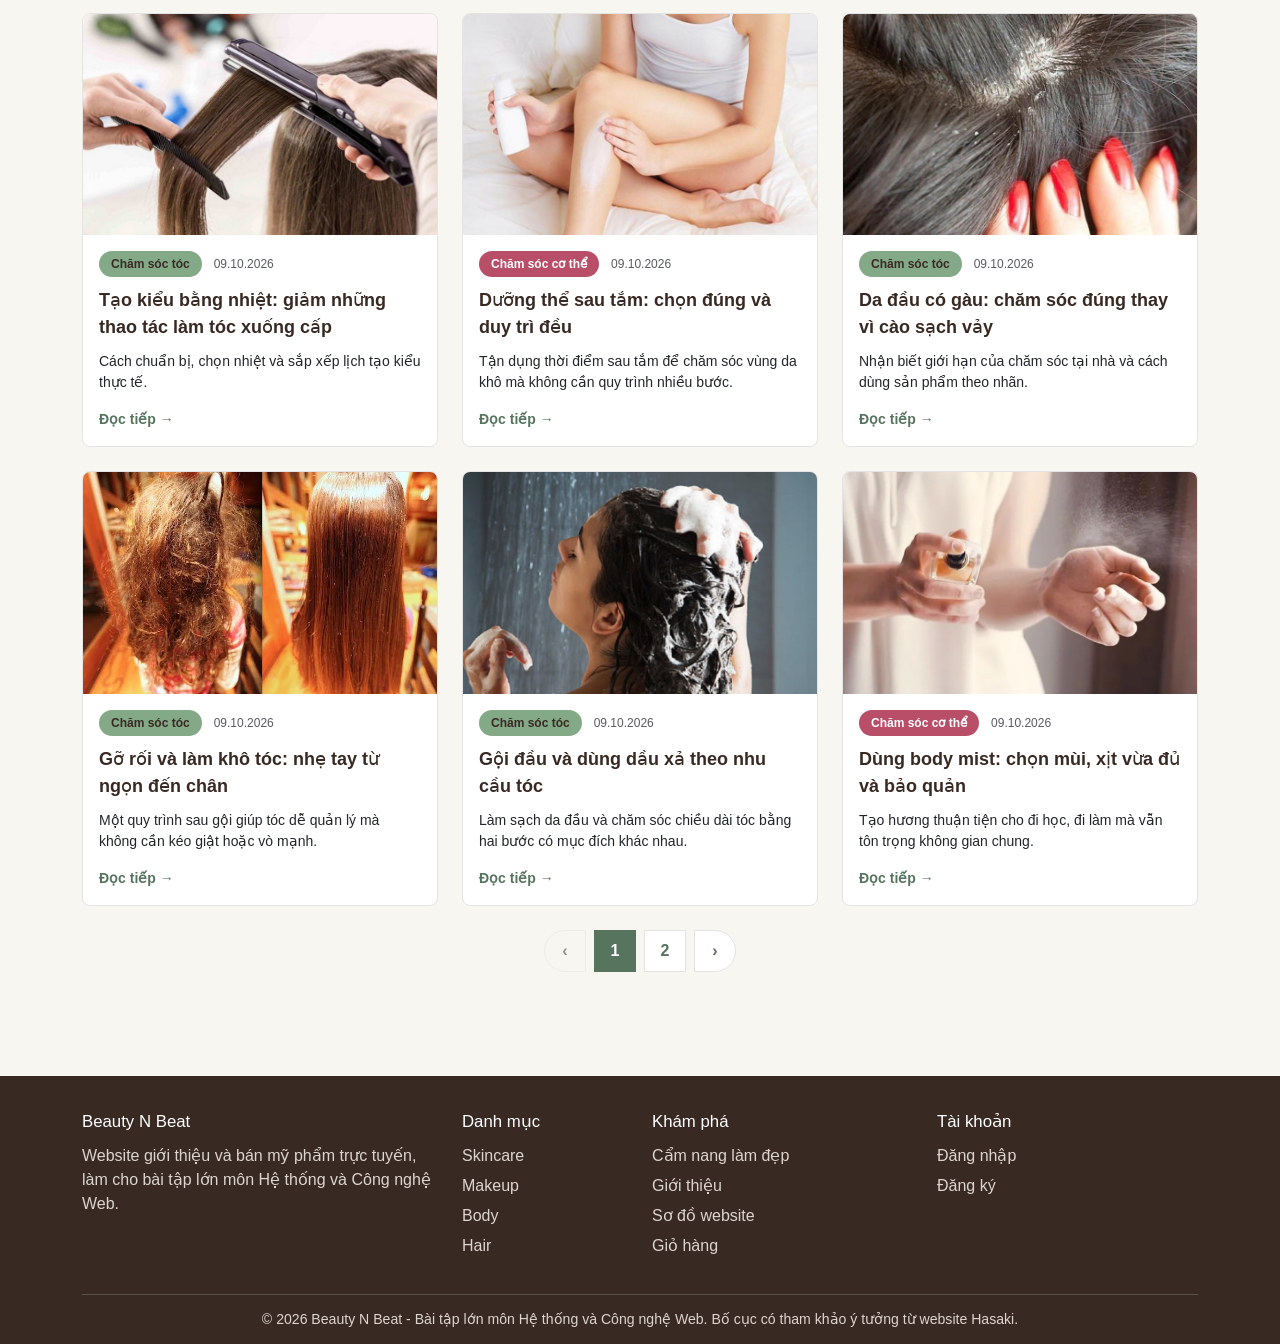
<file: news.html>
<!DOCTYPE html>
<html lang="vi">

<head>
  <meta charset="UTF-8">
  <meta name="viewport" content="width=device-width, initial-scale=1.0">

  <title>Cẩm nang làm đẹp | Beauty N Beat</title>

  <link rel="stylesheet" href="assets/vendor/bootstrap/css/bootstrap.min.css">
  <link rel="stylesheet" href="assets/css/common.css">
  <link rel="stylesheet" href="assets/css/news.css">
</head>

<body class="news-page">
  <!-- Header dùng chung do A phụ trách -->
  <div id="site-header"></div>

  <main class="container py-4 py-md-5">
    <!-- Đường dẫn -->
    <nav aria-label="Đường dẫn" class="mb-4">
      <ol class="breadcrumb mb-0">
        <li class="breadcrumb-item">
          <a href="index.html">Trang chủ</a>
        </li>
        <li class="breadcrumb-item active" aria-current="page">Cẩm nang làm đẹp</li>
      </ol>
    </nav>

    <!-- Banner -->
    <section class="news-banner text-center rounded-4 px-3 py-5 mb-5" aria-labelledby="news-title">
      <h1 id="news-title" class="news-banner-title">Cẩm nang làm đẹp</h1>

      <p class="news-banner-description mb-4">Hiểu làn da, chọn đúng sản phẩm, đẹp theo cách của bạn.</p>

      <!-- Ô tìm kiếm -->
      <form id="news-search-form" class="news-search mx-auto" role="search" aria-label="Tìm kiếm bài viết">
        <label for="news-search-input" class="visually-hidden">Nhập từ khóa tìm bài viết</label>

        <div class="input-group">
          <input type="search" id="news-search-input" name="keyword" class="form-control"
            placeholder="Tìm bài viết: dưỡng da, makeup, chăm sóc tóc..." autocomplete="off" aria-controls="news-list">

          <button type="submit" class="btn news-search-button">Tìm kiếm</button>
        </div>
      </form>

      <div class="news-filters d-flex flex-wrap justify-content-center gap-2 mt-4" role="group"
        aria-label="Lọc bài viết theo chủ đề">

        <button type="button" class="btn news-filter news-filter-all active" data-category="all" aria-pressed="true"
          aria-controls="news-list">Tất cả</button>

        <button type="button" class="btn news-filter news-filter-skincare" data-category="skincare" aria-pressed="false"
          aria-controls="news-list">Chăm sóc da</button>

        <button type="button" class="btn news-filter news-filter-makeup" data-category="makeup" aria-pressed="false"
          aria-controls="news-list">Trang điểm</button>

        <button type="button" class="btn news-filter news-filter-body" data-category="body" aria-pressed="false"
          aria-controls="news-list">Chăm sóc cơ thể</button>

        <button type="button" class="btn news-filter news-filter-hair" data-category="hair" aria-pressed="false"
          aria-controls="news-list">Chăm sóc tóc</button>
      </div>
    </section>

    <!-- Danh sách bài viết -->
    <section class="news-articles" aria-labelledby="news-list-title" data-page-size="12">

      <div class="d-flex flex-column flex-md-row justify-content-between align-items-md-center gap-2 mb-4">
        <h2 id="news-list-title" class="news-section-title mb-0">Khám phá bí quyết làm đẹp</h2>

        <p id="news-result-count" class="news-result-count mb-0" role="status" aria-live="polite" aria-atomic="true">
        </p>
      </div>

      <div id="news-list" class="row row-cols-1 row-cols-md-2 row-cols-lg-3 g-4">
      </div>

      <!-- Không có kết quả -->
      <div id="news-empty" class="news-empty text-center rounded-4 p-4 p-md-5" role="alert" hidden>
        <h3 class="h5 mb-2">Không tìm thấy bài viết phù hợp</h3>
        <p class="mb-3">
          Bạn thử từ khóa khác hoặc chọn một chủ đề khác nhé.
        </p>

        <button type="button" id="news-reset" class="btn news-reset-button">Xem tất cả bài viết</button>
      </div>

      <!-- Phân trang được news.js tạo theo số bài sau khi lọc -->
      <nav id="news-pagination-nav" class="mt-4" aria-label="Phân trang bài viết" hidden>
        <ul id="news-pagination" class="pagination justify-content-center flex-wrap gap-2 mb-2"></ul>
      </nav>

    </section>
  </main>

  <!-- Footer dùng chung do A phụ trách -->
  <div id="site-footer"></div>

  <script src="assets/vendor/jquery/jquery-3.7.1.min.js"></script>
  <script src="assets/vendor/bootstrap/js/bootstrap.bundle.min.js"></script>
  <script src="assets/data/news.js"></script>
  <script src="assets/js/common.js"></script>
  <script src="assets/js/news.js"></script>
</body>

</html>
</file>
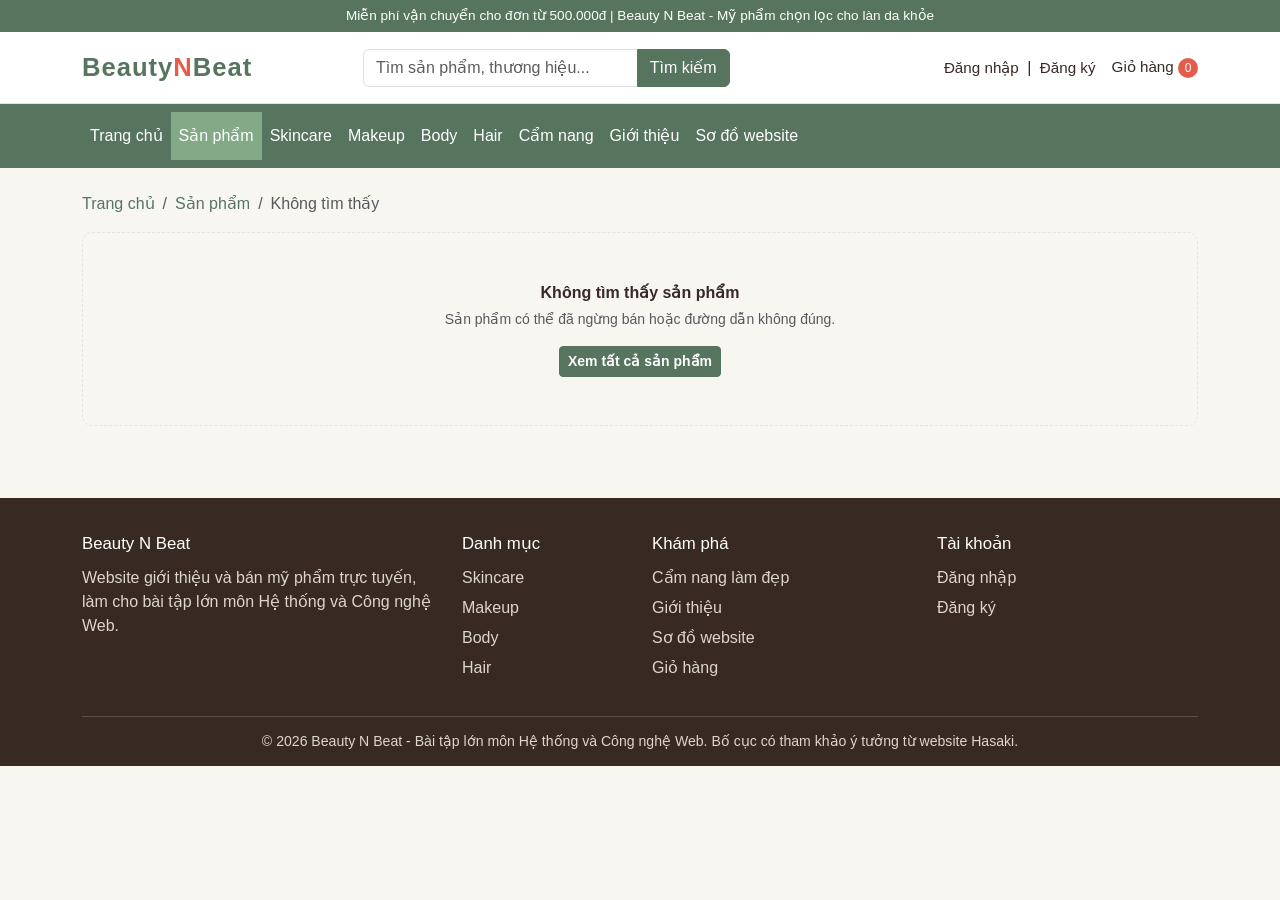
<file: product-detail.html>
<!doctype html>
<html lang="vi">
<head>
  <meta charset="UTF-8" />
  <meta name="viewport" content="width=device-width, initial-scale=1.0" />
  <title>Chi tiết sản phẩm | Beauty N Beat</title>
  <link rel="stylesheet" href="assets/vendor/bootstrap/css/bootstrap.min.css">
  <link rel="stylesheet" href="assets/css/common.css">
  <link rel="stylesheet" href="assets/css/product.css">
</head>
<body>
  <div id="site-header"></div>

  <main class="bnb-detail py-4">
    <div class="container">

      <nav aria-label="breadcrumb">
        <ol class="breadcrumb small mb-3">
          <li class="breadcrumb-item"><a href="index.html">Trang chủ</a></li>
          <li class="breadcrumb-item"><a href="products.html">Sản phẩm</a></li>
          <li class="breadcrumb-item" id="crumbCategory"></li>
          <li class="breadcrumb-item active" aria-current="page" id="crumbName"></li>
        </ol>
      </nav>

      <div id="notFound" class="bnb-empty text-center py-5 d-none">
        <p class="fw-semibold mb-1">Không tìm thấy sản phẩm</p>
        <p class="text-muted small mb-3">Sản phẩm có thể đã ngừng bán hoặc đường dẫn không đúng.</p>
        <a href="products.html" class="btn btn-sm bnb-btn">Xem tất cả sản phẩm</a>
      </div>

      <div id="detailBox" class="d-none">
        <div class="row g-4 g-lg-5">
          <div class="col-md-5">
            <div class="bnb-gallery">
              <div class="bnb-detail-img">
                <span class="bnb-badge-sale d-none" id="dSaleBadge"></span>
                <img id="dImage" alt="">
                <button type="button" class="bnb-gallery-nav prev" id="galleryPrev" aria-label="Ảnh trước">‹</button>
                <button type="button" class="bnb-gallery-nav next" id="galleryNext" aria-label="Ảnh sau">›</button>
              </div>
              <div class="bnb-thumbs mt-2" id="dThumbs"></div>
            </div>
          </div>

          <div class="col-md-7">
            <p class="bnb-brand mb-1" id="dBrand"></p>
            <h1 class="bnb-detail-name" id="dName"></h1>
            <p class="small text-muted mb-3">Mã sản phẩm: <span id="dId"></span> | Phân loại: <a href="products.html" id="dCategory"></a></p>

            <div class="bnb-detail-price mb-3">
              <span class="bnb-price" id="dPrice"></span>
              <span class="bnb-old-price" id="dOldPrice"></span>
            </div>

            <p class="mb-3" id="dStock"></p>

            <div class="d-flex flex-wrap align-items-center gap-3 mb-2">
              <div class="bnb-qty" role="group" aria-label="Chọn số lượng">
                <button type="button" id="qtyMinus" aria-label="Giảm số lượng">−</button>
                <input type="text" id="qtyInput" value="1" inputmode="numeric" aria-label="Số lượng">
                <button type="button" id="qtyPlus" aria-label="Tăng số lượng">+</button>
              </div>
              <small class="text-danger" id="qtyError"></small>
            </div>

            <div class="d-flex flex-wrap gap-2 mt-3">
              <button type="button" class="btn bnb-btn-outline px-4" id="btnAddCart">Thêm vào giỏ</button>
              <button type="button" class="btn bnb-btn px-4" id="btnBuyNow">Mua ngay</button>
            </div>

            <ul class="bnb-perks small mt-4 mb-0">
              <li>Hàng chính hãng, có hóa đơn</li>
              <li>Miễn phí giao hàng cho đơn từ 300.000đ</li>
              <li>Đổi trả trong 7 ngày nếu sản phẩm lỗi</li>
            </ul>
          </div>
        </div>

        <div class="bnb-tabs mt-5">
          <ul class="nav nav-tabs" role="tablist">
            <li class="nav-item" role="presentation">
              <button class="nav-link active" data-bs-toggle="tab" data-bs-target="#tabDesc"
                      type="button" role="tab" aria-controls="tabDesc" aria-selected="true">Mô tả</button>
            </li>
            <li class="nav-item" role="presentation">
              <button class="nav-link" data-bs-toggle="tab" data-bs-target="#tabInfo"
                      type="button" role="tab" aria-controls="tabInfo" aria-selected="false">Thông tin sản phẩm</button>
            </li>
            <li class="nav-item" role="presentation">
              <button class="nav-link" id="tabUsageBtn" data-bs-toggle="tab" data-bs-target="#tabUsage"
                      type="button" role="tab" aria-controls="tabUsage" aria-selected="false">Hướng dẫn sử dụng</button>
            </li>
          </ul>
          <div class="tab-content p-3">
            <div class="tab-pane fade show active" id="tabDesc" role="tabpanel">
              <p class="mb-0" id="dDesc"></p>
            </div>
            <div class="tab-pane fade" id="tabInfo" role="tabpanel">
              <table class="table table-sm mb-0 bnb-info-table">
                <tbody>
                  <tr><th scope="row">Thương hiệu</th><td id="iBrand"></td></tr>
                  <tr><th scope="row">Danh mục</th><td id="iCategory"></td></tr>
                  <tr><th scope="row">Mã sản phẩm</th><td id="iCode"></td></tr>
                  <tr><th scope="row">Tình trạng</th><td id="iStock"></td></tr>
                </tbody>
              </table>
            </div>
            <div class="tab-pane fade" id="tabUsage" role="tabpanel">
              <p class="mb-0" id="dUsage"></p>
              <div id="dIngredientsBox" class="mt-3">
                <p class="fw-semibold mb-1">Thành phần chính</p>
                <p class="mb-0" id="dIngredients"></p>
              </div>
            </div>
          </div>
        </div>

        <section class="mt-5">
          <h2 class="bnb-section-title">Sản phẩm cùng danh mục</h2>
          <div class="row g-3" id="relatedGrid"></div>
        </section>
      </div>
    </div>
  </main>

  <div class="toast-container position-fixed bottom-0 end-0 p-3">
    <div id="cartToast" class="toast bnb-toast" role="status" aria-live="polite" aria-atomic="true">
      <div class="d-flex">
        <div class="toast-body" id="cartToastText">Đã thêm vào giỏ hàng</div>
        <button type="button" class="btn-close me-2 m-auto" data-bs-dismiss="toast" aria-label="Đóng"></button>
      </div>
    </div>
  </div>

  <div id="site-footer"></div>

  <script src="assets/vendor/jquery/jquery-3.7.1.min.js"></script>
  <script src="assets/vendor/bootstrap/js/bootstrap.bundle.min.js"></script>
  <script src="assets/data/products.js"></script>
  <script src="assets/js/common.js"></script>
  <script src="assets/js/product.js"></script>
</body>
</html>
</file>
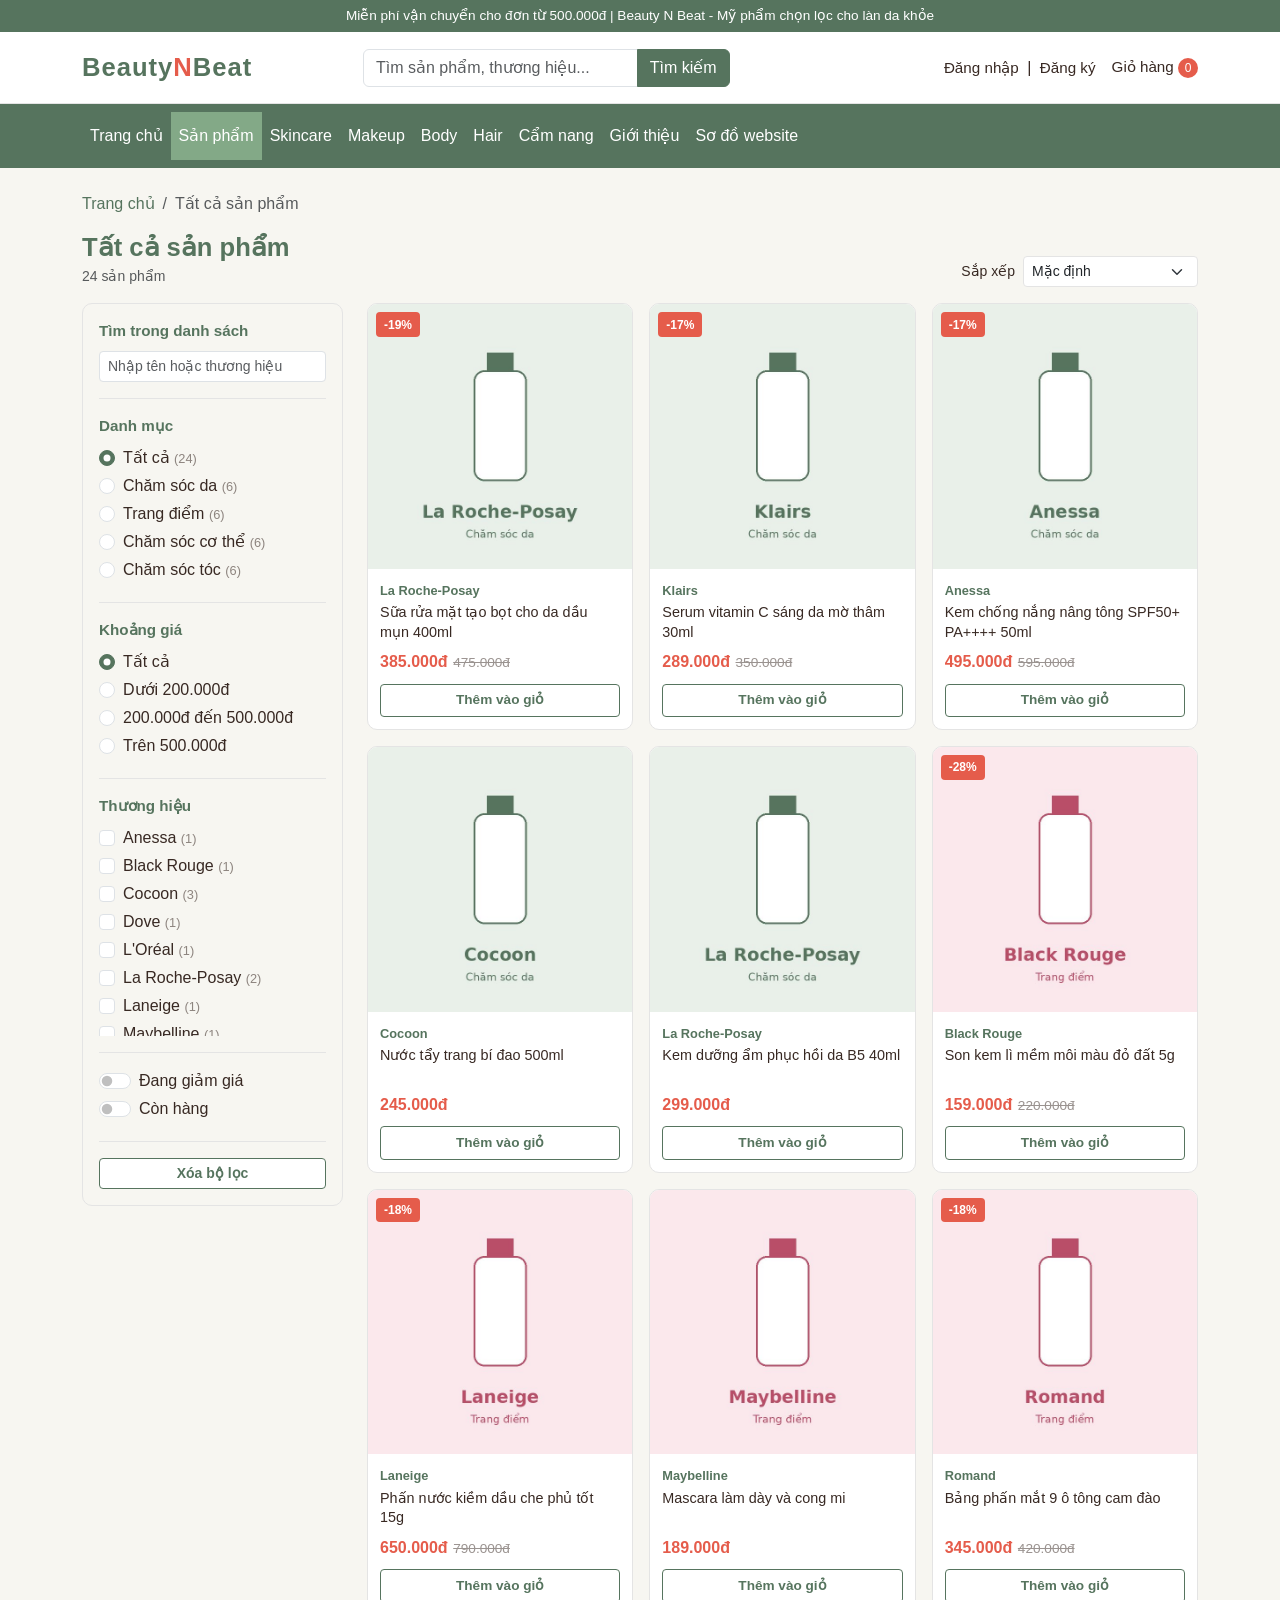
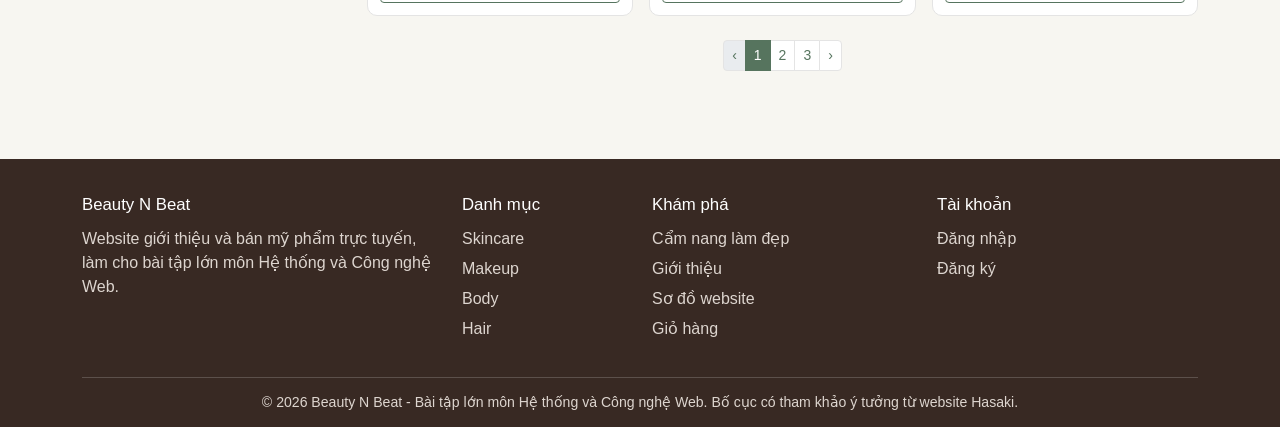
<file: products.html>
<!doctype html>
<html lang="vi">
<head>
  <meta charset="UTF-8" />
  <meta name="viewport" content="width=device-width, initial-scale=1.0" />
  <title>Sản phẩm | Beauty N Beat</title>
  <link rel="stylesheet" href="assets/vendor/bootstrap/css/bootstrap.min.css">
  <link rel="stylesheet" href="assets/css/common.css">
  <link rel="stylesheet" href="assets/css/product.css">
</head>
<body>
  <div id="site-header"></div>

  <main class="bnb-products py-4">
    <div class="container">

      <nav aria-label="breadcrumb">
        <ol class="breadcrumb small mb-3">
          <li class="breadcrumb-item"><a href="index.html">Trang chủ</a></li>
          <li class="breadcrumb-item active" aria-current="page" id="crumbCurrent">Tất cả sản phẩm</li>
        </ol>
      </nav>

      <div class="d-flex flex-wrap align-items-end justify-content-between gap-2 mb-3">
        <div>
          <h1 class="bnb-page-title mb-1" id="pageTitle">Tất cả sản phẩm</h1>
          <p class="text-muted small mb-0" id="resultCount">Đang tải sản phẩm...</p>
        </div>

        <div class="d-flex align-items-center gap-2">
          <button class="btn btn-outline-secondary btn-sm d-lg-none" type="button"
                  data-bs-toggle="collapse" data-bs-target="#filterPanel"
                  aria-expanded="false" aria-controls="filterPanel">
            Bộ lọc
          </button>
          <label for="sortSelect" class="small text-nowrap mb-0">Sắp xếp</label>
          <select id="sortSelect" class="form-select form-select-sm bnb-sort">
            <option value="default">Mặc định</option>
            <option value="price-asc">Giá thấp đến cao</option>
            <option value="price-desc">Giá cao đến thấp</option>
            <option value="name-asc">Tên A đến Z</option>
            <option value="discount">Giảm giá nhiều nhất</option>
          </select>
        </div>
      </div>

      <div class="row g-4">
        <aside class="col-lg-3">
          <div class="collapse d-lg-block" id="filterPanel">
            <div class="bnb-filter">

              <div class="bnb-filter-group">
                <label for="keywordInput" class="bnb-filter-title">Tìm trong danh sách</label>
                <input type="text" id="keywordInput" class="form-control form-control-sm"
                       placeholder="Nhập tên hoặc thương hiệu" autocomplete="off">
              </div>

              <div class="bnb-filter-group">
                <p class="bnb-filter-title">Danh mục</p>
                <div id="categoryList"></div>
              </div>

              <div class="bnb-filter-group">
                <p class="bnb-filter-title">Khoảng giá</p>
                <div class="form-check">
                  <input class="form-check-input" type="radio" name="price" id="price-all" value="all" checked>
                  <label class="form-check-label" for="price-all">Tất cả</label>
                </div>
                <div class="form-check">
                  <input class="form-check-input" type="radio" name="price" id="price-1" value="0-200000">
                  <label class="form-check-label" for="price-1">Dưới 200.000đ</label>
                </div>
                <div class="form-check">
                  <input class="form-check-input" type="radio" name="price" id="price-2" value="200000-500000">
                  <label class="form-check-label" for="price-2">200.000đ đến 500.000đ</label>
                </div>
                <div class="form-check">
                  <input class="form-check-input" type="radio" name="price" id="price-3" value="500000-0">
                  <label class="form-check-label" for="price-3">Trên 500.000đ</label>
                </div>
              </div>

              <div class="bnb-filter-group">
                <p class="bnb-filter-title">Thương hiệu</p>
                <div id="brandList" class="bnb-brand-list"></div>
              </div>

              <div class="bnb-filter-group">
                <div class="form-check form-switch">
                  <input class="form-check-input" type="checkbox" id="onlySale">
                  <label class="form-check-label" for="onlySale">Đang giảm giá</label>
                </div>
                <div class="form-check form-switch">
                  <input class="form-check-input" type="checkbox" id="onlyStock">
                  <label class="form-check-label" for="onlyStock">Còn hàng</label>
                </div>
              </div>

              <button type="button" id="resetFilter" class="btn btn-sm bnb-btn-outline w-100">
                Xóa bộ lọc
              </button>
            </div>
          </div>
        </aside>

        <section class="col-lg-9">
          <div class="row g-3" id="productGrid"></div>

          <div id="emptyState" class="bnb-empty text-center py-5 d-none">
            <p class="fw-semibold mb-1">Không có sản phẩm phù hợp</p>
            <p class="text-muted small mb-3">Thử bỏ bớt điều kiện lọc hoặc đổi từ khóa.</p>
            <button type="button" class="btn btn-sm bnb-btn" id="emptyReset">Xóa bộ lọc</button>
          </div>

          <nav aria-label="Phân trang" class="mt-4">
            <ul class="pagination pagination-sm justify-content-center bnb-pagination" id="pagination"></ul>
          </nav>
        </section>
      </div>
    </div>
  </main>

  <div class="toast-container position-fixed bottom-0 end-0 p-3">
    <div id="cartToast" class="toast bnb-toast" role="status" aria-live="polite" aria-atomic="true">
      <div class="d-flex">
        <div class="toast-body" id="cartToastText">Đã thêm vào giỏ hàng</div>
        <button type="button" class="btn-close me-2 m-auto" data-bs-dismiss="toast" aria-label="Đóng"></button>
      </div>
    </div>
  </div>

  <div id="site-footer"></div>

  <script src="assets/vendor/jquery/jquery-3.7.1.min.js"></script>
  <script src="assets/vendor/bootstrap/js/bootstrap.bundle.min.js"></script>
  <script src="assets/data/products.js"></script>
  <script src="assets/js/common.js"></script>
  <script src="assets/js/product.js"></script>
</body>
</html>
</file>
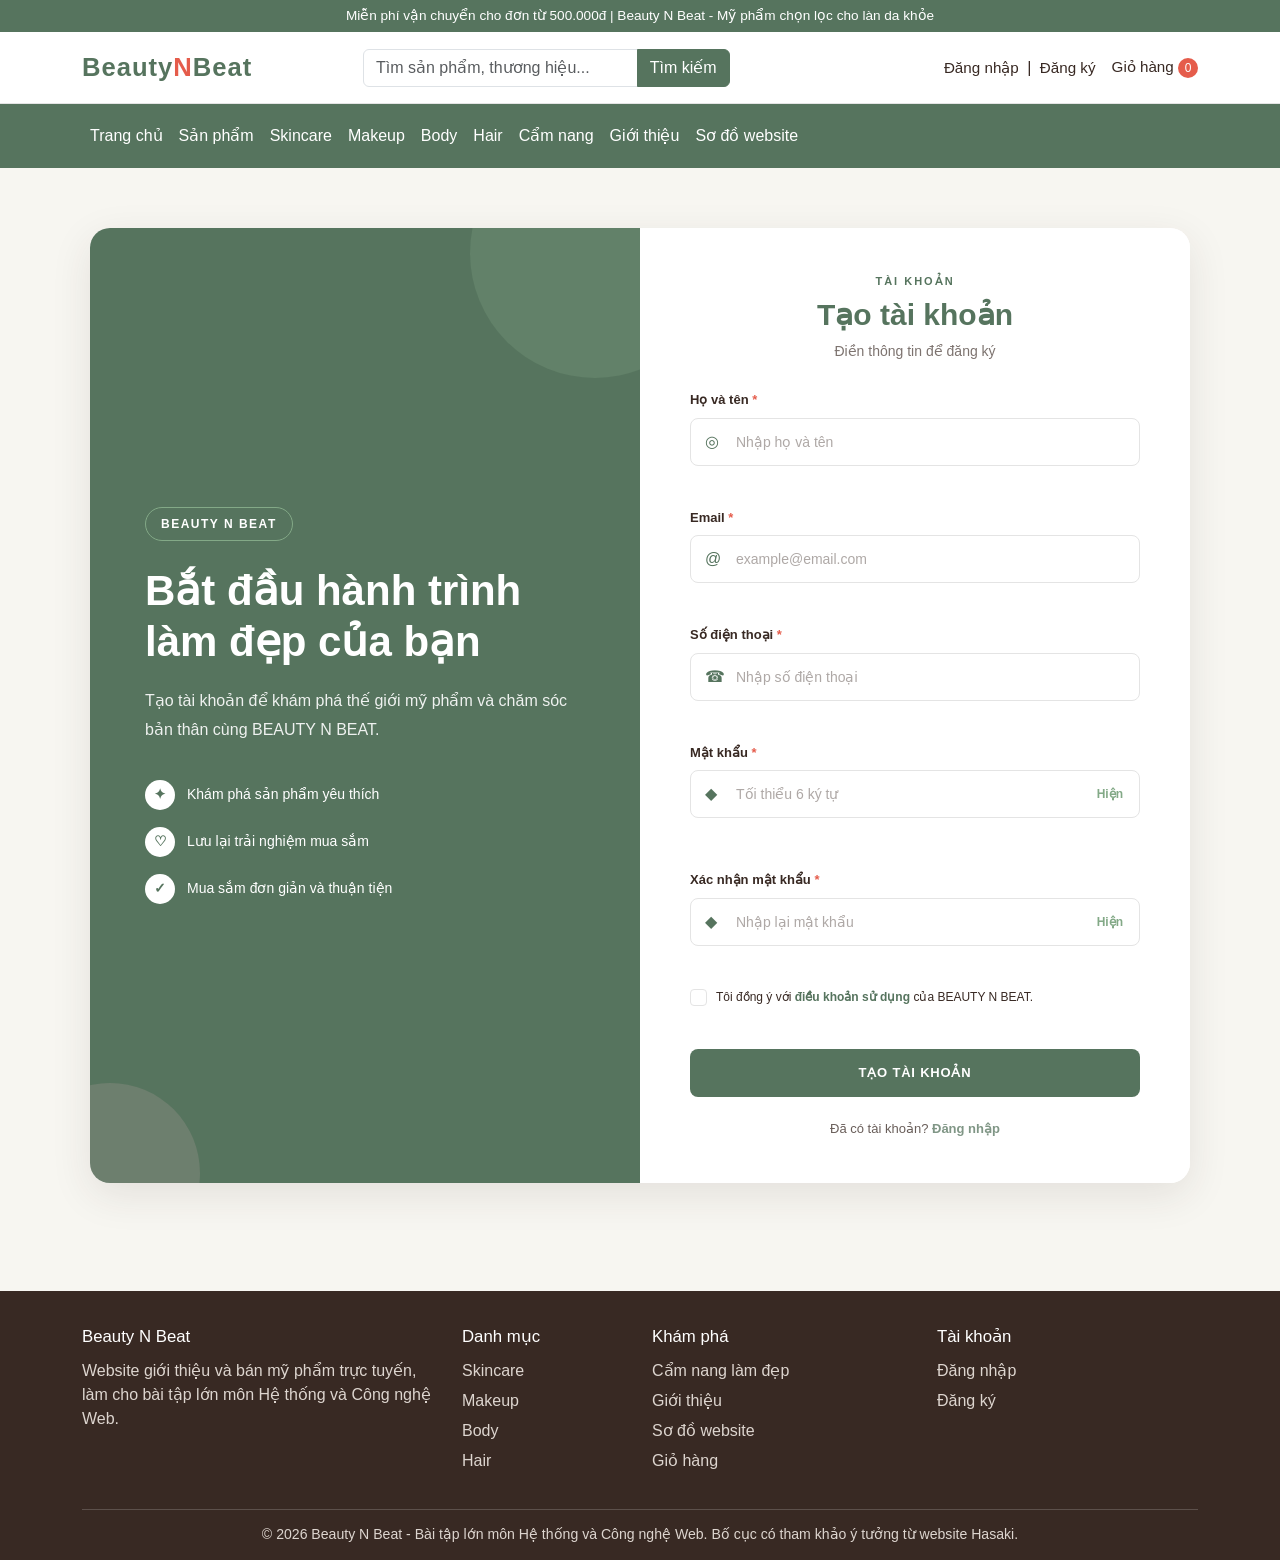
<file: register.html>
<!DOCTYPE html>
<html lang="vi">

<head>

    <meta charset="UTF-8">
    <meta name="viewport"
        content="width=device-width, initial-scale=1.0">

    <title>Đăng ký - BEAUTY N BEAT</title>

    <!-- Bootstrap -->
    <link rel="stylesheet"
        href="assets/vendor/bootstrap/css/bootstrap.min.css">

    <!-- CSS chung -->
    <link rel="stylesheet"
        href="assets/css/common.css">

    <!-- CSS riêng phần E -->
    <link rel="stylesheet"
        href="assets/css/account.css">

</head>

<body>

    <!-- Header chung -->
    <header id="site-header"></header>


    <main class="account-page">

        <div class="account-container row g-0">

            <!-- Phần giới thiệu -->
            <section class="account-intro col-md-6">

                <div class="account-intro-content">

                    <span class="account-badge">
                        BEAUTY N BEAT
                    </span>

                    <h1>
                        Bắt đầu hành trình<br>
                        làm đẹp của bạn
                    </h1>

                    <p>
                        Tạo tài khoản để khám phá thế giới
                        mỹ phẩm và chăm sóc bản thân cùng
                        BEAUTY N BEAT.
                    </p>

                    <div class="account-intro-features">

                        <div class="intro-feature">

                            <span class="intro-feature-icon">
                                ✦
                            </span>

                            <span>
                                Khám phá sản phẩm yêu thích
                            </span>

                        </div>


                        <div class="intro-feature">

                            <span class="intro-feature-icon">
                                ♡
                            </span>

                            <span>
                                Lưu lại trải nghiệm mua sắm
                            </span>

                        </div>


                        <div class="intro-feature">

                            <span class="intro-feature-icon">
                                ✓
                            </span>

                            <span>
                                Mua sắm đơn giản và thuận tiện
                            </span>

                        </div>

                    </div>

                </div>

            </section>


            <!-- Form đăng ký -->
            <section class="account-form-section col-md-6">

                <div class="account-form-card register-card">

                    <div class="account-form-header">

                        <span class="account-form-label">
                            TÀI KHOẢN
                        </span>

                        <h2>
                            Tạo tài khoản
                        </h2>

                        <p>
                            Điền thông tin để đăng ký
                        </p>

                    </div>


                    <!-- Message -->
                    <div
                        id="registerMessage"
                        class="account-message"
                        role="alert"
                        aria-live="polite">
                    </div>


                    <form
                        id="registerForm"
                        novalidate>


                        <!-- Họ tên -->
                        <div class="form-group">

                            <label for="registerFullName">

                                Họ và tên

                                <span class="required">
                                    *
                                </span>

                            </label>

                            <div class="input-wrapper">

                                <span class="input-icon">
                                    ◎
                                </span>

                                <input
                                    type="text"
                                    id="registerFullName"
                                    name="fullName"
                                    class="account-input"
                                    placeholder="Nhập họ và tên"
                                    autocomplete="name"
                                    aria-describedby="registerFullNameError"
                                    maxlength="80">

                            </div>

                            <small
                                id="registerFullNameError"
                                class="field-error">
                            </small>

                        </div>


                        <!-- Email -->
                        <div class="form-group">

                            <label for="registerEmail">

                                Email

                                <span class="required">
                                    *
                                </span>

                            </label>

                            <div class="input-wrapper">

                                <span class="input-icon">
                                    @
                                </span>

                                <input
                                    type="email"
                                    id="registerEmail"
                                    name="email"
                                    class="account-input"
                                    placeholder="example@email.com"
                                    autocomplete="email"
                                    aria-describedby="registerEmailError"
                                    maxlength="100">

                            </div>

                            <small
                                id="registerEmailError"
                                class="field-error">
                            </small>

                        </div>


                        <!-- Số điện thoại -->
                        <div class="form-group">

                            <label for="registerPhone">

                                Số điện thoại

                                <span class="required">
                                    *
                                </span>

                            </label>

                            <div class="input-wrapper">

                                <span class="input-icon">
                                    ☎
                                </span>

                                <input
                                    type="tel"
                                    id="registerPhone"
                                    name="phone"
                                    class="account-input"
                                    placeholder="Nhập số điện thoại"
                                    autocomplete="tel"
                                    aria-describedby="registerPhoneError"
                                    maxlength="15">

                            </div>

                            <small
                                id="registerPhoneError"
                                class="field-error">
                            </small>

                        </div>


                        <!-- Mật khẩu -->
                        <div class="form-group">

                            <label for="registerPassword">

                                Mật khẩu

                                <span class="required">
                                    *
                                </span>

                            </label>

                            <div class="input-wrapper">

                                <span class="input-icon">
                                    ◆
                                </span>

                                <input
                                    type="password"
                                    id="registerPassword"
                                    name="password"
                                    class="account-input"
                                    placeholder="Tối thiểu 6 ký tự"
                                    autocomplete="new-password"
                                    aria-describedby="registerPasswordError"
                                    maxlength="100">

                                <button
                                    type="button"
                                    class="password-toggle"
                                    data-target="registerPassword"
                                    aria-label="Hiện mật khẩu">
                                    Hiện
                                </button>

                            </div>

                            <small
                                id="registerPasswordError"
                                class="field-error">
                            </small>

                            <div
                                id="passwordStrength"
                                class="password-strength">
                            </div>

                        </div>


                        <!-- Xác nhận mật khẩu -->
                        <div class="form-group">

                            <label for="registerConfirmPassword">

                                Xác nhận mật khẩu

                                <span class="required">
                                    *
                                </span>

                            </label>

                            <div class="input-wrapper">

                                <span class="input-icon">
                                    ◆
                                </span>

                                <input
                                    type="password"
                                    id="registerConfirmPassword"
                                    name="confirmPassword"
                                    class="account-input"
                                    placeholder="Nhập lại mật khẩu"
                                    autocomplete="new-password"
                                    aria-describedby="registerConfirmPasswordError"
                                    maxlength="100">

                                <button
                                    type="button"
                                    class="password-toggle"
                                    data-target="registerConfirmPassword"
                                    aria-label="Hiện mật khẩu">
                                    Hiện
                                </button>

                            </div>

                            <small
                                id="registerConfirmPasswordError"
                                class="field-error">
                            </small>

                        </div>


                        <!-- Điều khoản -->
                        <div class="terms-group">

                            <label class="terms-option">

                                <input
                                    type="checkbox"
                                    id="agreeTerms"
                                    aria-describedby="termsError">

                                <span class="custom-checkbox"></span>

                                <span>
                                    Tôi đồng ý với
                                    <a href="#"
                                        id="termsLink">
                                        điều khoản sử dụng
                                    </a>
                                    của BEAUTY N BEAT.
                                </span>

                            </label>

                            <small
                                id="termsError"
                                class="field-error">
                            </small>

                        </div>


                        <!-- Submit -->
                        <button
                            type="submit"
                            class="account-submit-btn">
                            TẠO TÀI KHOẢN
                        </button>


                        <!-- Login -->
                        <div class="account-switch">

                            <span>
                                Đã có tài khoản?
                            </span>

                            <a href="login.html">
                                Đăng nhập
                            </a>

                        </div>

                    </form>

                </div>

            </section>

        </div>

    </main>


    <!-- Footer -->
    <footer id="site-footer"></footer>


    <!-- JavaScript -->
    <script src="assets/vendor/bootstrap/js/bootstrap.bundle.min.js"></script>

    <script src="assets/js/common.js"></script>

    <script src="assets/js/account.js"></script>

</body>

</html>
</file>
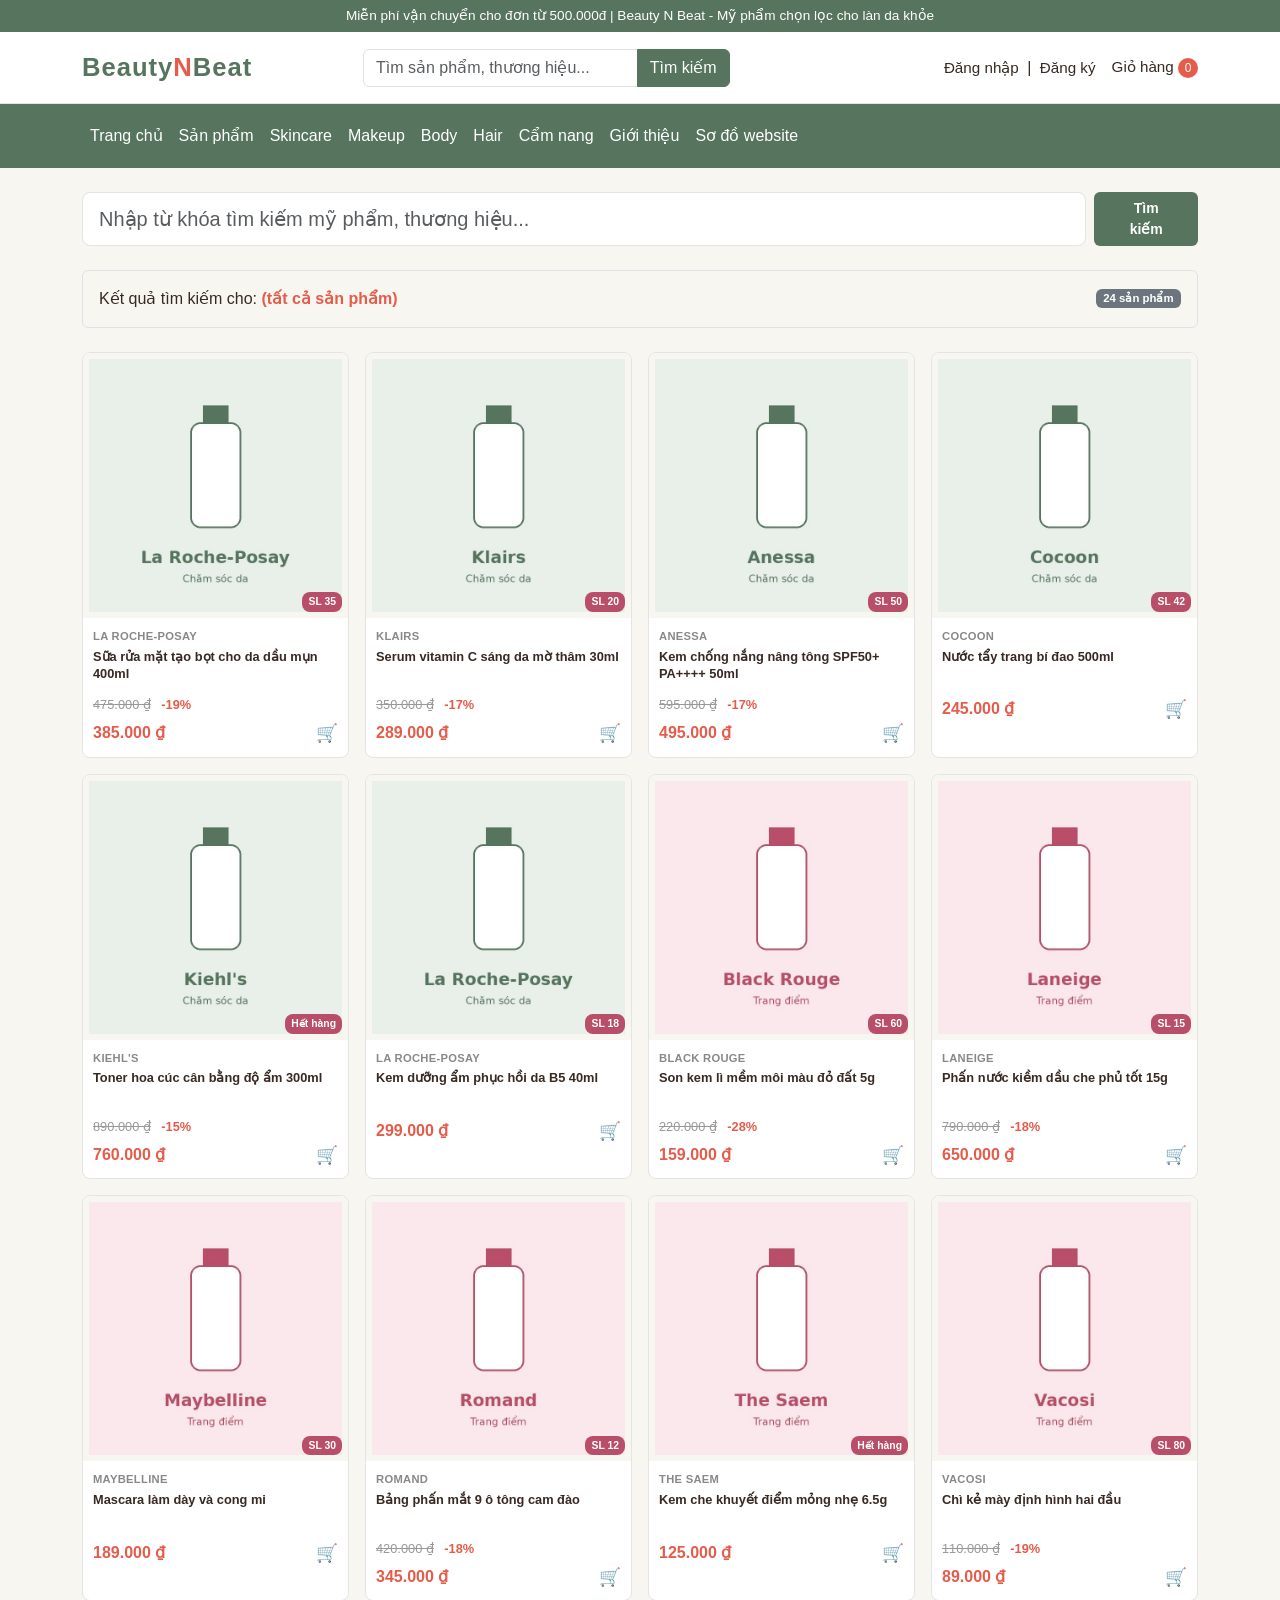
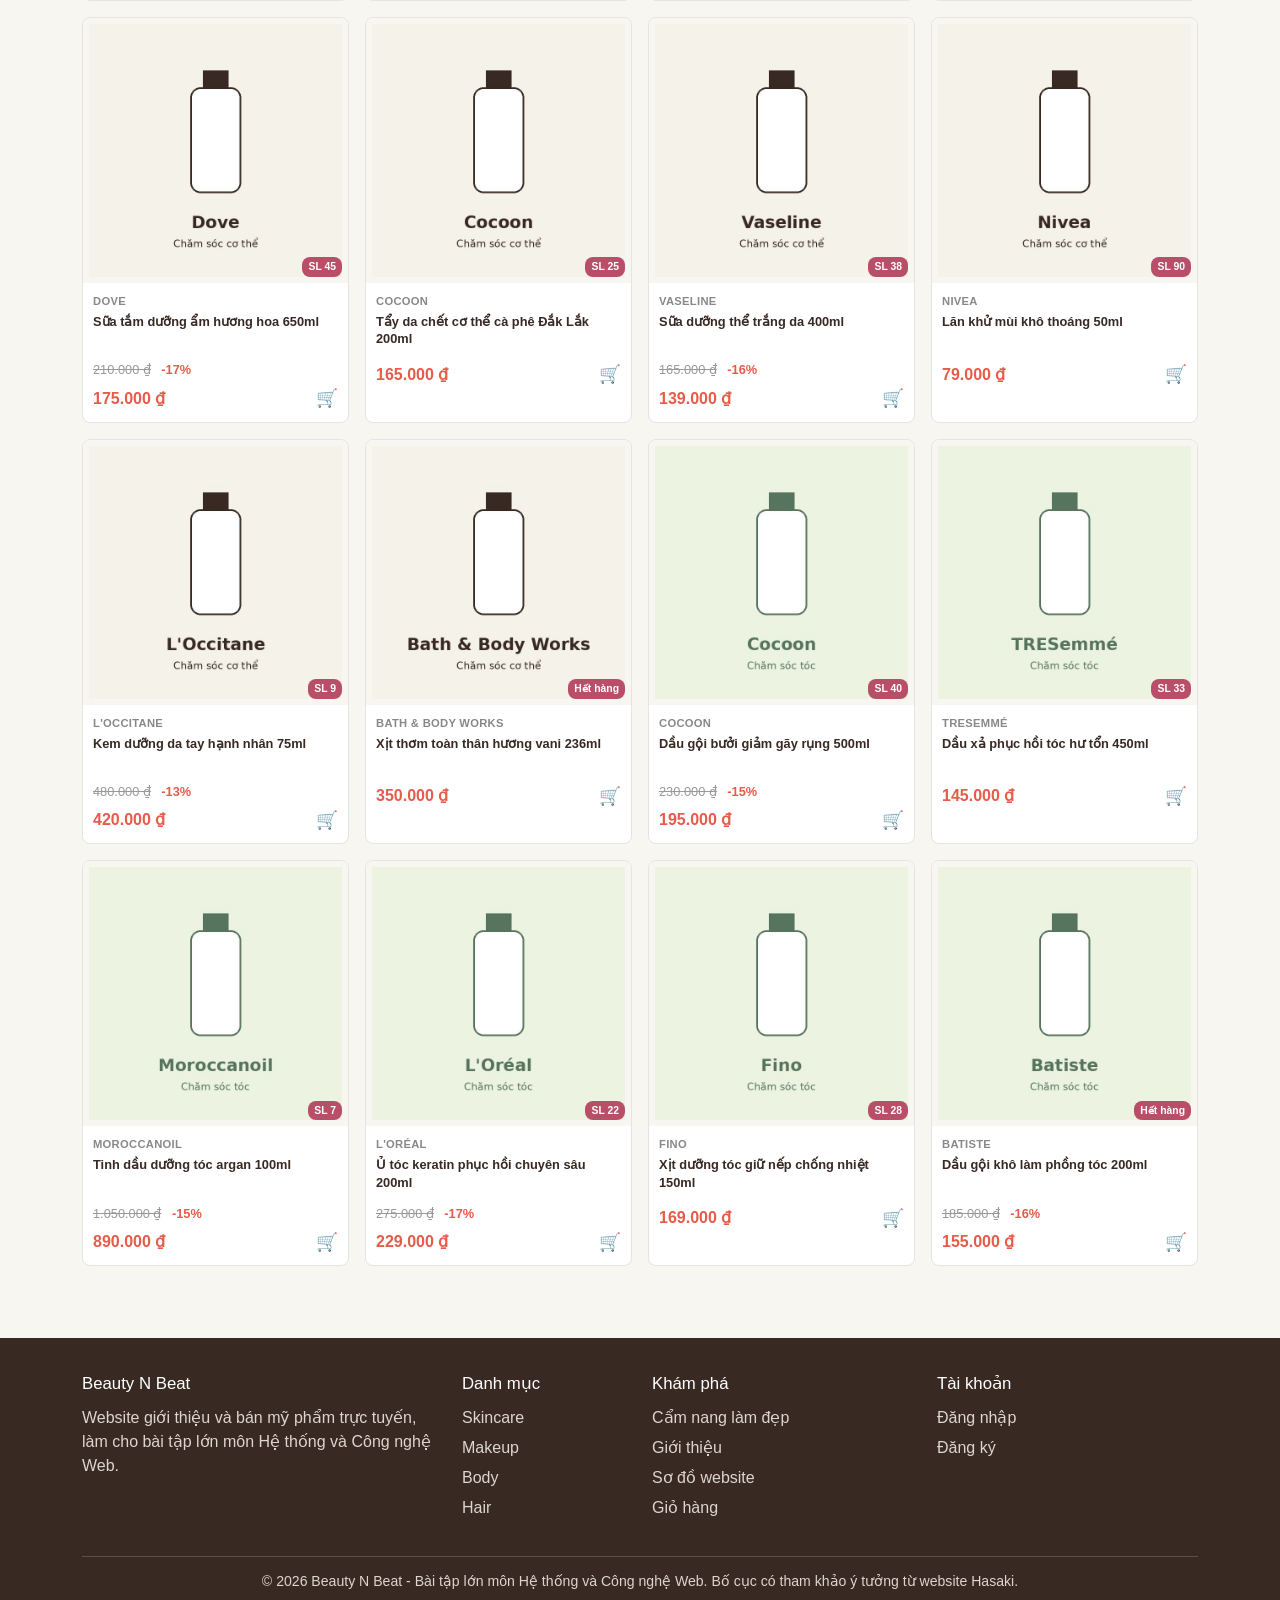
<file: search.html>
<!DOCTYPE html>
<html lang="vi">
<head>
  <meta charset="UTF-8">
  <meta name="viewport" content="width=device-width, initial-scale=1.0">
  <title>Kết quả tìm kiếm - Beauty N Beat</title>
  
  <link rel="stylesheet" href="assets/vendor/bootstrap/css/bootstrap.min.css">
  <link rel="stylesheet" href="assets/css/common.css">
  <link rel="stylesheet" href="assets/css/home.css">
</head>
<body>

  <!-- Header chờ A vẽ -->
  <header id="site-header"></header>

  <main class="container py-4">
    <!-- Search Form -->
    <section class="search-page-header mb-4">
      <form id="searchPageForm" class="d-flex gap-2" action="search.html" method="GET">
        <input type="text" id="searchPageInput" name="q" 
               class="form-control form-control-lg" 
               placeholder="Nhập từ khóa tìm kiếm mỹ phẩm, thương hiệu..."
               autocomplete="off">
        <button type="submit" class="btn btn-primary-custom px-4 fw-bold">Tìm kiếm</button>
      </form>
    </section>

    <!-- Search Info Bar -->
    <div class="search-info-bar mb-4 p-3 bg-surface rounded border d-flex justify-content-between align-items-center">
      <p class="m-0 fs-6">
        Kết quả tìm kiếm cho: <strong id="searchKeywordHeading" class="text-sale">""</strong>
      </p>
      <span class="badge bg-secondary"><span id="searchCount">0</span> sản phẩm</span>
    </div>

    <!-- Search Results -->
    <div class="row g-2 g-md-3" id="searchResultsContainer">
      <!-- Render bằng JS -->
    </div>
  </main>

  <!-- Footer chờ A vẽ -->
  <footer id="site-footer"></footer>

  <!-- Scripts -->
  <script src="assets/vendor/jquery/jquery-3.7.1.min.js"></script> 
  <script src="assets/vendor/bootstrap/js/bootstrap.bundle.min.js"></script>
  <script src="assets/data/products.js"></script>
  <script src="assets/js/common.js"></script>
  <script src="assets/js/home.js"></script>
</body>
</html>
</file>
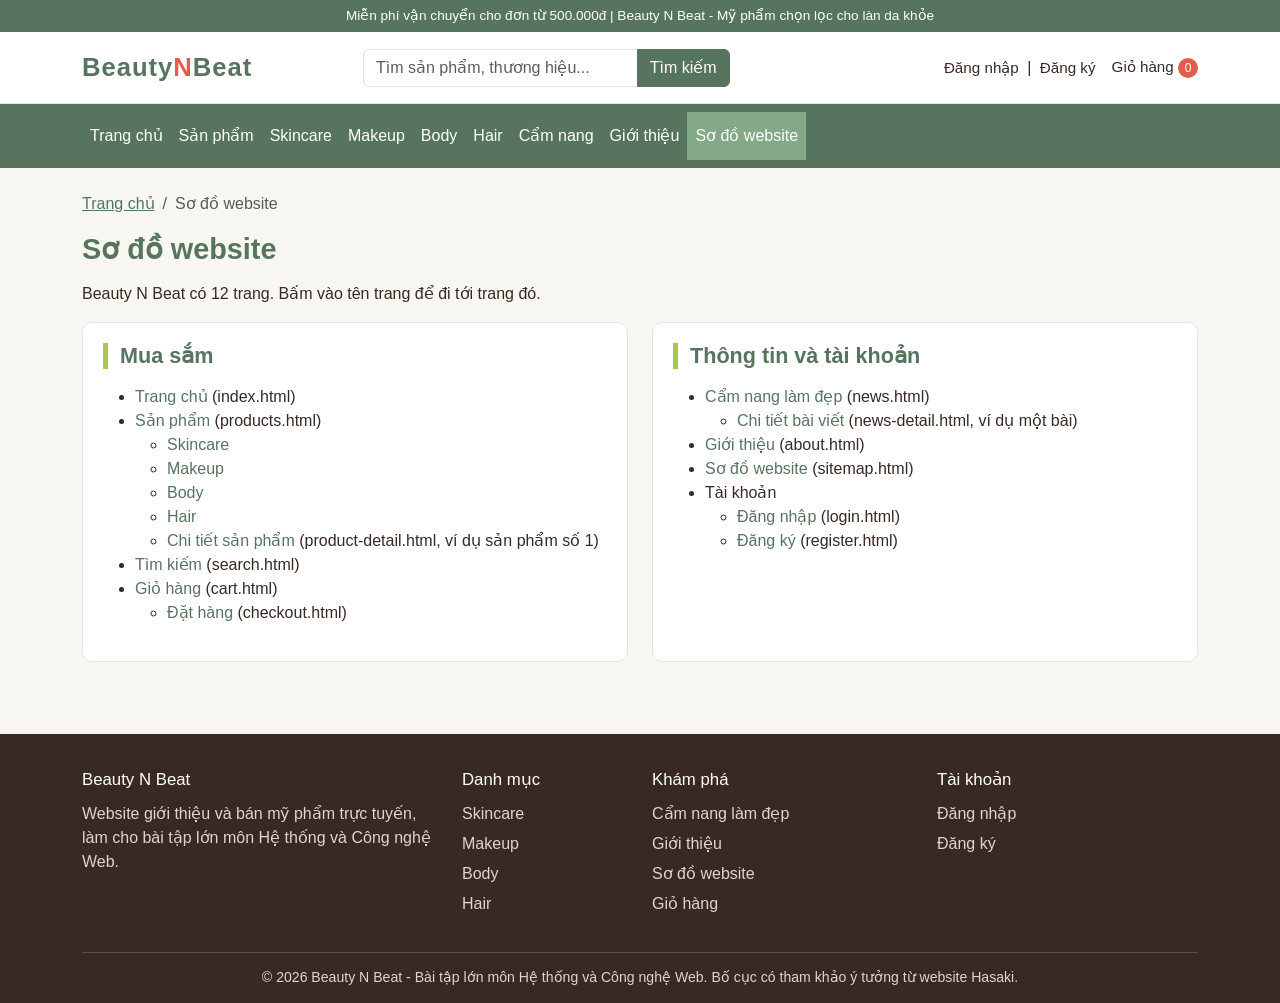
<file: sitemap.html>
<!doctype html>
<html lang="vi">
  <head>
    <meta charset="UTF-8" />
    <meta name="viewport" content="width=device-width, initial-scale=1" />
    <title>Sơ đồ website | Beauty N Beat</title>
    <link
      rel="stylesheet"
      href="assets/vendor/bootstrap/css/bootstrap.min.css"
    />
    <link rel="stylesheet" href="assets/css/common.css" />
  </head>
  <body>
    <header id="site-header"></header>
    <main class="container py-4">
      <nav aria-label="breadcrumb">
        <ol class="breadcrumb small">
          <li class="breadcrumb-item"><a href="index.html">Trang chủ</a></li>
          <li class="breadcrumb-item active" aria-current="page">
            Sơ đồ website
          </li>
        </ol>
      </nav>

      <h1 class="page-heading mb-3">Sơ đồ website</h1>
      <p>Beauty N Beat có 12 trang. Bấm vào tên trang để đi tới trang đó.</p>

      <div class="row g-4 sitemap-list">
        <div class="col-md-6">
          <div class="info-card">
            <h2 class="section-heading">Mua sắm</h2>
            <ul>
              <li><a href="index.html">Trang chủ</a> (index.html)</li>
              <li>
                <a href="products.html">Sản phẩm</a> (products.html)
                <ul>
                  <li>
                    <a href="products.html?category=skincare">Skincare</a>
                  </li>
                  <li><a href="products.html?category=makeup">Makeup</a></li>
                  <li><a href="products.html?category=body">Body</a></li>
                  <li><a href="products.html?category=hair">Hair</a></li>
                  <li>
                    <a href="product-detail.html?id=1">Chi tiết sản phẩm</a>
                    (product-detail.html, ví dụ sản phẩm số 1)
                  </li>
                </ul>
              </li>
              <li><a href="search.html">Tìm kiếm</a> (search.html)</li>
              <li>
                <a href="cart.html">Giỏ hàng</a> (cart.html)
                <ul>
                  <li><a href="checkout.html">Đặt hàng</a> (checkout.html)</li>
                </ul>
              </li>
            </ul>
          </div>
        </div>
        <div class="col-md-6">
          <div class="info-card">
            <h2 class="section-heading">Thông tin và tài khoản</h2>
            <ul>
              <li>
                <a href="news.html">Cẩm nang làm đẹp</a> (news.html)
                <ul>
                  <li>
                    <a href="news-detail.html?id=lam-sach-da"
                      >Chi tiết bài viết</a
                    >
                    (news-detail.html, ví dụ một bài)
                  </li>
                </ul>
              </li>
              <li><a href="about.html">Giới thiệu</a> (about.html)</li>
              <li><a href="sitemap.html">Sơ đồ website</a> (sitemap.html)</li>
              <li>
                Tài khoản
                <ul>
                  <li><a href="login.html">Đăng nhập</a> (login.html)</li>
                  <li><a href="register.html">Đăng ký</a> (register.html)</li>
                </ul>
              </li>
            </ul>
          </div>
        </div>
      </div>
    </main>

    <footer id="site-footer"></footer>

    <script src="assets/vendor/bootstrap/js/bootstrap.bundle.min.js"></script>
    <script src="assets/js/common.js"></script>
  </body>
</html>
</file>
<file: assets/css/common.css>
:root {
  --primary: #56745e;
  --primary-light: #83a987;
  --fresh: #a8c84a;
  --blush: #f1bbc7;
  --sale: #e55c4b;
  --sale-dark: #b84e68;
  --text: #382923;
  --text-muted: #7a7068;
  --surface: #f7f6f1;
  --white: #ffffff;
  --border: #e4e4e4;
  --radius-sm: 6px;
  --radius-md: 10px;
  --radius-lg: 16px;
  --shadow-card: 0 4px 14px rgba(56, 41, 35, 0.1);
}

body {
  font-family: "Segoe UI", Tahoma, Arial, sans-serif;
  color: var(--text);
  background-color: var(--surface);
}

a {
  color: var(--primary);
}

a:hover {
  color: var(--sale-dark);
}

.btn-primary-custom {
  background-color: var(--primary);
  border-color: var(--primary);
  color: var(--white);
}

.btn-primary-custom:hover,
.btn-primary-custom:focus {
  background-color: var(--primary-light);
  border-color: var(--primary-light);
  color: var(--white);
}

.bg-surface {
  background-color: var(--surface);
}

.text-primary-custom {
  color: var(--primary);
}

.text-sale {
  color: var(--sale);
}

.site-topbar {
  background-color: var(--primary);
  color: var(--white);
  font-size: 0.85rem;
  text-align: center;
  padding: 6px 12px;
}

.site-header-main {
  background-color: var(--white);
  border-bottom: 1px solid var(--border);
}

.site-logo {
  font-size: 1.6rem;
  font-weight: 700;
  letter-spacing: 1px;
  color: var(--primary);
  text-decoration: none;
}

.site-logo span {
  color: var(--sale);
}

.site-search .form-control:focus {
  border-color: var(--primary-light);
  box-shadow: 0 0 0 0.2rem rgba(131, 169, 135, 0.25);
}

.site-search .btn {
  background-color: var(--primary);
  border-color: var(--primary);
  color: var(--white);
}

.site-actions a,
.site-actions span {
  white-space: nowrap;
}

.site-actions a {
  color: var(--text);
  text-decoration: none;
  font-size: 0.95rem;
}

.site-actions a:hover {
  color: var(--primary);
}

.site-cart-badge {
  display: inline-block;
  min-width: 20px;
  padding: 1px 6px;
  border-radius: 50px;
  background-color: var(--sale);
  color: var(--white);
  font-size: 0.75rem;
  text-align: center;
}

.site-nav {
  background-color: var(--primary);
}

.site-nav .nav-link {
  color: var(--white);
  font-weight: 500;
  padding: 12px 16px;
}

.site-nav .nav-link:hover,
.site-nav .nav-link.active {
  background-color: var(--primary-light);
  color: var(--white);
}

.site-nav .navbar-toggler {
  border-color: var(--white);
}

.site-nav .navbar-toggler-icon {
  filter: invert(1);
}

.site-footer {
  background-color: var(--text);
  color: #ddd5cf;
  margin-top: 48px;
  padding: 36px 0 0;
}

.site-footer h5 {
  color: var(--white);
  font-size: 1.05rem;
  margin-bottom: 12px;
}

.site-footer ul {
  list-style: none;
  padding-left: 0;
}

.site-footer li {
  margin-bottom: 6px;
}

.site-footer a {
  color: #ddd5cf;
  text-decoration: none;
}

.site-footer a:hover {
  color: var(--blush);
}

.site-footer-bottom {
  border-top: 1px solid rgba(255, 255, 255, 0.18);
  margin-top: 20px;
  padding: 14px 0;
  font-size: 0.88rem;
  text-align: center;
}

.page-heading {
  font-size: 1.8rem;
  font-weight: 700;
  color: var(--primary);
}

.section-heading {
  font-size: 1.35rem;
  font-weight: 700;
  color: var(--primary);
  border-left: 5px solid var(--fresh);
  padding-left: 12px;
  margin-bottom: 16px;
}

.info-card {
  background-color: var(--white);
  border: 1px solid var(--border);
  border-radius: var(--radius-md);
  padding: 20px;
  height: 100%;
}

.sitemap-list a {
  text-decoration: none;
}

.sitemap-list a:hover {
  text-decoration: underline;
}

@media (max-width: 767px) {
  .site-logo {
    font-size: 1.3rem;
  }

  .page-heading {
    font-size: 1.4rem;
  }
}
</file>
<file: assets/css/home.css>
/* ---------- Tiện ích chung ---------- */
.btn-primary-custom {
  background-color: var(--primary);
  color: var(--white);
  border: none;
  font-size: 0.875rem;
  font-weight: 600;
  border-radius: 6px;
  transition: all 0.2s ease-in-out;
}
.btn-primary-custom:hover {
  background-color: var(--primary-light);
  color: var(--white);
}
.text-primary-custom { color: var(--primary) !important; }
.text-sale { color: var(--sale) !important; }
.bg-surface { background-color: var(--surface); }

/* ---------- 1. Flash Deal Header Bar ---------- */
.flash-deal-header {
  background-color: var(--primary);
  color: var(--white);
  border-radius: 8px 8px 0 0;
  padding: 8px 16px !important;
}
.flash-title {
  color: var(--fresh);
  font-size: 1rem !important;
  letter-spacing: 0.5px;
}
.countdown-box .badge {
  font-size: 0.75rem;
  padding: 4px 6px;
  font-weight: 700;
  border-radius: 4px;
  min-width: 32px;
  text-align: center;
}

/* ---------- 2. Hero Banner & Side Deals ---------- */
.hero-hasaki-layout {
  border-radius: 0 0 8px 8px;
  overflow: hidden;
}
.hero-hasaki-layout #heroCarousel {
  max-height: 280px;
  border-radius: 8px;
  overflow: hidden;
}
.hero-hasaki-layout .carousel-item img {
  width: 100%;
  height: 280px;
  object-fit: cover;
}
.side-deal-card {
  background: var(--white);
  border: 1px solid var(--border);
  border-radius: 8px;
  overflow: hidden;
  position: relative;
  height: 100%;
  box-shadow: 0 2px 6px rgba(0, 0, 0, 0.04);
  transition: transform 0.2s ease, box-shadow 0.2s ease;
}
.side-deal-card:hover {
  transform: translateY(-2px);
  box-shadow: 0 4px 12px rgba(0, 0, 0, 0.08);
}
.side-deal-card img {
  width: 100%;
  height: 130px;
  object-fit: cover;
}
.side-deal-badge {
  position: absolute;
  bottom: 6px;
  left: 50%;
  transform: translateX(-50%);
  background: rgba(229, 92, 75, 0.95);
  color: var(--white);
  font-size: 0.7rem;
  font-weight: 700;
  padding: 2px 10px;
  border-radius: 10px;
  white-space: nowrap;
}

/* ---------- 3. Time Slots ---------- */
.time-slots-container {
  background-color: #1e1e1e;
  color: #aaa;
  border-radius: 8px;
}
.time-slot-item {
  cursor: pointer;
  padding: 6px 0 !important;
  transition: all 0.2s ease;
  border: none;
  background: transparent;
  color: inherit;
  width: 100%;
}
.time-slot-item .fw-bold { font-size: 0.95rem !important; }
.time-slot-item .small { font-size: 0.7rem !important; }
.time-slot-item.active {
  background-color: var(--white);
  color: var(--sale);
  border-bottom: 3px solid var(--sale);
}
.time-slot-item:hover:not(.active) {
  background-color: rgba(255, 255, 255, 0.08);
  color: var(--white);
}

/* ---------- 4. Category Tabs ---------- */
.btn-tab {
  background-color: var(--white);
  border: 1px solid var(--border);
  color: var(--text);
  font-size: 0.8rem;
  font-weight: 600;
  border-radius: 20px;
  padding: 6px 16px !important;
  transition: all 0.2s ease;
  white-space: nowrap;
}
.btn-tab.active,
.btn-tab:hover {
  background-color: var(--sale);
  color: var(--white);
  border-color: var(--sale);
  box-shadow: 0 2px 6px rgba(229, 92, 75, 0.3);
}

/* ---------- 5. Product Card Hasaki ---------- */
.hasaki-product-card {
  background: var(--white);
  border: 1px solid var(--border);
  border-radius: 8px;
  overflow: hidden;
  height: 100%;
  display: flex;
  flex-direction: column;
  position: relative;
  transition: box-shadow 0.25s ease, transform 0.2s ease, border-color 0.2s ease;
}
.hasaki-product-card:hover {
  box-shadow: 0 6px 16px rgba(0, 0, 0, 0.08);
  transform: translateY(-3px);
  border-color: var(--primary-light);
}
.hasaki-card-header {
  position: relative;
  padding-top: 100%;
  background-color: var(--surface);
  overflow: hidden;
}
.hasaki-card-header img {
  position: absolute;
  top: 0;
  left: 0;
  width: 100%;
  height: 100%;
  object-fit: cover;
  padding: 6px;
  transition: transform 0.3s ease;
}
.hasaki-product-card:hover .hasaki-card-header img {
  transform: scale(1.05);
}
.badge-sl {
  position: absolute;
  right: 6px;
  bottom: 6px;
  background: var(--sale-dark);
  color: var(--white);
  font-size: 0.65rem;
  font-weight: 700;
  padding: 2px 6px;
  border-radius: 8px;
}
.hasaki-card-body {
  padding: 10px;
  display: flex;
  flex-direction: column;
  flex-grow: 1;
}
.hasaki-brand {
  font-size: 0.7rem;
  font-weight: 700;
  color: #888;
  text-transform: uppercase;
  margin-bottom: 3px;
  letter-spacing: 0.3px;
}
.hasaki-title {
  font-size: 0.8rem;
  font-weight: 600;
  color: var(--text);
  line-height: 1.35;
  height: 2.7em;
  overflow: hidden;
  display: -webkit-box;
  -webkit-line-clamp: 2;
  -webkit-box-orient: vertical;
  margin-bottom: 6px;
  text-decoration: none;
}
.hasaki-title:hover { color: var(--primary); }
.hasaki-meta {
  font-size: 0.7rem;
  color: #777;
  display: flex;
  align-items: center;
  gap: 4px;
  margin-bottom: 6px;
}
.rating-badge {
  background: #ff9800;
  color: var(--white);
  padding: 0 4px;
  border-radius: 3px;
  font-weight: 700;
  font-size: 0.65rem;
}

/* ---------- 6. Price & Discount ---------- */
.old-price-line {
  text-decoration: line-through;
  color: #999;
  font-size: 0.8rem;
  margin-right: 6px;
}
.discount-tag {
  color: var(--sale);
  font-weight: 700;
  font-size: 0.8rem;
}
.hasaki-price-row {
  display: flex;
  justify-content: space-between;
  align-items: center;
}
.price-main {
  color: var(--sale);
  font-weight: 700;
  font-size: 1rem;
}
.btn-add-cart-icon {
  text-decoration: none;
  font-size: 1.1rem;
  cursor: pointer;
  transition: transform 0.2s ease;
}
.btn-add-cart-icon:hover {
  transform: scale(1.15);
}

/* ---------- 7. News Card ---------- */
.news-card-item {
  background: var(--white);
  border: 1px solid var(--border);
  /* ĐÃ SỬA: var(--radius-md) → 8px vì common.css không khai báo --radius-md */
  border-radius: 8px;
  overflow: hidden;
  height: 100%;
  transition: box-shadow 0.25s ease, transform 0.2s ease;
}
.news-card-item:hover {
  box-shadow: 0 6px 16px rgba(0, 0, 0, 0.08);
  transform: translateY(-3px);
}
.news-card-item img {
  width: 100%;
  height: 180px;
  object-fit: cover;
}
.news-title {
  font-size: 0.95rem;
  line-height: 1.4;
  display: -webkit-box;
  -webkit-line-clamp: 2;
  -webkit-box-orient: vertical;
  overflow: hidden;
}
.news-summary {
  display: -webkit-box;
  -webkit-line-clamp: 2;
  -webkit-box-orient: vertical;
  overflow: hidden;
  line-height: 1.4;
}

/* ---------- 8. Empty State ---------- */
.empty-state {
  padding: 40px 0;
}
.empty-icon {
  font-size: 3rem;
  margin-bottom: 12px;
}

/* ---------- 9. Search Page ---------- */
.search-info-bar {
  font-size: 0.95rem;
}
.search-page-header .form-control-lg {
  border: 1px solid var(--border);
}
.search-page-header .form-control-lg:focus {
  border-color: var(--primary);
  box-shadow: 0 0 0 0.2rem rgba(86, 116, 94, 0.15);
}

/* ---------- 10. Section Title ---------- */
.section-title {
  color: var(--primary);
  letter-spacing: 0.5px;
}
</file>
<file: assets/css/cart.css>
/* ===================================================
   File CSS riêng của người D - Beauty N Beat
   Dùng đúng các biến CSS quy định từ common.css
   =================================================== */

/* Nút chính dùng màu --primary */
.btn-custom-primary {
  background-color: var(--primary, #56745E);
  color: var(--white, #ffffff);
  border: 1px solid var(--primary, #56745E);
  transition: all 0.3s ease;
}

.btn-custom-primary:hover {
  background-color: var(--primary-light, #83A987);
  border-color: var(--primary-light, #83A987);
  color: var(--white, #ffffff);
}

/* Màu chữ khuyến mãi / giá tiền */
.text-sale {
  color: var(--sale, #E55C4B) !important;
}

/* Khu vực Card tóm tắt */
.summary-box {
  background-color: var(--surface, #F7F6F1);
  border: 1px solid var(--border, #E4E4E4) !important;
  border-radius: 8px;
}

/* Ảnh thumbnail trong giỏ hàng */
.cart-item-img {
  width: 70px;
  height: 70px;
  object-fit: cover;
  border-radius: 6px;
  border: 1px solid var(--border, #E4E4E4);
  background-color: #fff;
}

/* Ô điều chỉnh số lượng */
.qty-control {
  display: flex;
  align-items: center;
  max-width: 120px;
  border: 1px solid var(--border, #E4E4E4);
  border-radius: 4px;
  overflow: hidden;
}

.qty-control button {
  background: #fff;
  border: none;
  width: 32px;
  height: 32px;
  display: flex;
  align-items: center;
  justify-content: center;
  font-weight: bold;
  cursor: pointer;
  transition: background 0.2s;
}

.qty-control button:hover {
  background-color: #eaeaea;
}

.qty-control input {
  width: 45px;
  height: 32px;
  text-align: center;
  border: none;
  border-left: 1px solid var(--border, #E4E4E4);
  border-right: 1px solid var(--border, #E4E4E4);
  font-size: 0.95rem;
}

/* Input form và phản hồi lỗi */
.form-control:focus {
  border-color: var(--primary-light, #83A987);
  box-shadow: 0 0 0 0.2rem rgba(86, 116, 94, 0.25);
}

.error-feedback {
  color: var(--sale, #E55C4B);
  font-size: 0.85rem;
  margin-top: 4px;
  display: none;
}

.form-control.is-invalid {
  border-color: var(--sale, #E55C4B);
}

.checkout-items-scroll {
  max-height: 320px;
  overflow-y: auto;
}

/* Cột "Số lượng" trong bảng giỏ hàng (thay cho style= trong cart.html) */
.col-qty {
  width: 140px;
}

/* Tên sản phẩm trong tóm tắt đơn ở checkout (thay cho style= trong cart.js) */
.checkout-item-name {
  max-width: 240px;
}
</file>
<file: assets/css/account.css>
.account-page,
.account-page *,
.account-page *::before,
.account-page *::after {
    box-sizing: border-box;
}

.account-page {
    --primary: #56745E;
    --primary-light: #83A987;
    --fresh: #A8C84A;
    --blush: #F1BBC7;
    --sale: #E55C4B;
    --sale-dark: #B84E68;
    --text: #382923;
    --surface: #F7F6F1;
    --white: #FFFFFF;
    --border: #E4E4E4;

    min-height: calc(100vh - 160px);
    background: var(--surface);
    padding: 60px 20px;
    display: flex;
    align-items: center;
}


/* Container chính */

.account-container {
    width: 100%;
    max-width: 1100px;
    margin: 0 auto;
    display: flex;
    background: var(--white);
    border-radius: 20px;
    overflow: hidden;
    box-shadow: 0 12px 40px rgba(56, 41, 35, 0.10);
}

.account-container > .account-intro,
.account-container > .account-form-section {
    flex: 0 0 50%;
    min-width: 0;
}

.account-intro {
    background: var(--primary);
    color: var(--white);
    padding: 65px 55px;
    display: flex;
    align-items: center;
    position: relative;
    overflow: hidden;
}


/* Trang trí */

.account-intro::before {
    content: "";
    position: absolute;
    width: 250px;
    height: 250px;
    border-radius: 50%;
    background: var(--primary-light);
    opacity: 0.25;
    top: -100px;
    right: -80px;
}


.account-intro::after {
    content: "";
    position: absolute;
    width: 180px;
    height: 180px;
    border-radius: 50%;
    background: var(--blush);
    opacity: 0.15;
    bottom: -80px;
    left: -70px;
}


.account-intro-content {
    position: relative;
    z-index: 2;
    max-width: 450px;
}


/* Badge */

.account-badge {
    display: inline-block;
    padding: 7px 15px;
    border: 1px solid var(--primary-light);
    border-radius: 30px;
    font-size: 12px;
    font-weight: 700;
    letter-spacing: 1.5px;
    margin-bottom: 25px;
}


/* Heading */

.account-intro h1 {
    margin: 0 0 20px;
    font-size: 42px;
    line-height: 1.2;
    font-weight: 700;
}


/* Description */

.account-intro p {
    margin: 0 0 35px;
    color: var(--white);
    opacity: 0.9;
    font-size: 16px;
    line-height: 1.8;
}


/* Features */

.account-intro-features {
    display: flex;
    flex-direction: column;
    gap: 17px;
}


.intro-feature {
    display: flex;
    align-items: center;
    gap: 12px;
    font-size: 14px;
}


.intro-feature-icon {
    width: 30px;
    height: 30px;
    border-radius: 50%;
    background: var(--white);
    color: var(--primary);
    display: flex;
    align-items: center;
    justify-content: center;
    flex-shrink: 0;
    font-weight: 700;
}

.account-form-section {
    padding: 45px 50px;
    background: var(--white);
    display: flex;
    align-items: center;
}


.account-form-card {
    width: 100%;
    max-width: 440px;
    margin: 0 auto;
}


.register-card {
    max-width: 470px;
}



.account-form-header {
    text-align: center;
    margin-bottom: 28px;
}


.account-form-label {
    display: block;
    color: var(--primary);
    font-size: 11px;
    font-weight: 700;
    letter-spacing: 2px;
    margin-bottom: 8px;
}


.account-form-header h2 {
    margin: 0 0 8px;
    color: var(--text);
    font-size: 30px;
    font-weight: 700;
}


.account-form-header p {
    margin: 0;
    color: var(--text);
    opacity: 0.65;
    font-size: 14px;
}


.account-message {
    display: none;
    margin-bottom: 20px;
    padding: 12px 15px;
    border-radius: 8px;
    font-size: 13px;
    line-height: 1.5;
}


.account-message.show {
    display: block;
}


.account-message.success {
    background: var(--primary-light);
    color: var(--text);
}


.account-message.error {
    background: var(--blush);
    color: var(--sale-dark);
}


.account-message.info {
    background: var(--surface);
    color: var(--text);
    border: 1px solid var(--border);
}



.form-group {
    margin-bottom: 19px;
}


.form-group label,
.form-label-row label {
    display: block;
    margin-bottom: 8px;
    color: var(--text);
    font-size: 13px;
    font-weight: 600;
}


.required {
    color: var(--sale);
}


/* Label + forgot */

.form-label-row {
    display: flex;
    justify-content: space-between;
    align-items: center;
}


.form-label-row label {
    margin-bottom: 8px;
}



.input-wrapper {
    position: relative;
    width: 100%;
}


.account-input {
    width: 100%;
    height: 48px;
    padding: 0 45px;
    border: 1px solid var(--border);
    border-radius: 8px;
    background: var(--white);
    color: var(--text);
    font-size: 14px;
    outline: none;
    transition:
        border-color 0.2s ease,
        box-shadow 0.2s ease;
}


.account-input::placeholder {
    color: var(--text);
    opacity: 0.4;
}


.account-input:focus {
    border-color: var(--primary-light);
    box-shadow: 0 0 0 3px rgba(131, 169, 135, 0.15);
}


/* Input lỗi */

.account-input.input-error {
    border-color: var(--sale);
}


.account-input.input-success {
    border-color: var(--primary);
}


/* Icon */

.input-icon {
    position: absolute;
    left: 15px;
    top: 50%;
    transform: translateY(-50%);
    color: var(--primary);
    font-size: 16px;
    z-index: 2;
}



.password-toggle {
    position: absolute;
    right: 12px;
    top: 50%;
    transform: translateY(-50%);
    border: 0;
    background: transparent;
    color: var(--primary);
    font-size: 12px;
    font-weight: 600;
    cursor: pointer;
    padding: 5px;
}


.password-toggle:hover {
    color: var(--sale-dark);
}



.field-error {
    display: block;
    min-height: 18px;
    margin-top: 5px;
    color: var(--sale);
    font-size: 12px;
    line-height: 1.4;
}



.forgot-password {
    border: 0;
    background: transparent;
    padding: 0;
    color: var(--primary);
    font-size: 12px;
    cursor: pointer;
}


.forgot-password:hover {
    color: var(--sale-dark);
    text-decoration: underline;
}



.login-options {
    margin: 2px 0 20px;
}


.remember-option,
.terms-option {
    display: flex;
    align-items: flex-start;
    gap: 9px;
    cursor: pointer;
    color: var(--text);
    font-size: 12px;
    line-height: 1.5;
}


.remember-option input,
.terms-option input {
    position: absolute;
    opacity: 0;
    pointer-events: none;
}


/* Custom checkbox */

.custom-checkbox {
    width: 17px;
    height: 17px;
    border: 1px solid var(--border);
    border-radius: 4px;
    flex-shrink: 0;
    margin-top: 1px;
    position: relative;
    transition: 0.2s ease;
}


.remember-option input:checked + .custom-checkbox,
.terms-option input:checked + .custom-checkbox {
    background: var(--primary);
    border-color: var(--primary);
}


.remember-option input:checked + .custom-checkbox::after,
.terms-option input:checked + .custom-checkbox::after {
    content: "✓";
    position: absolute;
    top: 50%;
    left: 50%;
    transform: translate(-50%, -52%);
    color: var(--white);
    font-size: 11px;
    font-weight: 700;
}



.account-submit-btn {
    width: 100%;
    min-height: 48px;
    border: 0;
    border-radius: 8px;
    background: var(--primary);
    color: var(--white);
    font-size: 13px;
    font-weight: 700;
    letter-spacing: 0.8px;
    cursor: pointer;
    transition:
        background 0.2s ease,
        transform 0.2s ease,
        box-shadow 0.2s ease;
}


.account-submit-btn:hover {
    background: var(--primary-light);
    box-shadow: 0 5px 15px rgba(86, 116, 94, 0.2);
}


.account-submit-btn:active {
    transform: translateY(1px);
}


.account-submit-btn:disabled {
    opacity: 0.65;
    cursor: not-allowed;
}



.account-switch {
    margin-top: 22px;
    text-align: center;
    color: var(--text);
    opacity: 0.75;
    font-size: 13px;
}


.account-switch a {
    color: var(--primary);
    font-weight: 700;
    text-decoration: none;
}


.account-switch a:hover {
    color: var(--sale-dark);
    text-decoration: underline;
}



.terms-group {
    margin: 5px 0 20px;
}


.terms-option a {
    color: var(--primary);
    font-weight: 600;
    text-decoration: none;
}


.terms-option a:hover {
    text-decoration: underline;
    color: var(--sale-dark);
}



.password-strength {
    height: 3px;
    width: 0;
    margin-top: 7px;
    border-radius: 10px;
    background: var(--border);
    transition: width 0.25s ease;
}


.password-strength.weak {
    width: 33%;
    background: var(--sale);
}


.password-strength.medium {
    width: 66%;
    background: var(--fresh);
}


.password-strength.strong {
    width: 100%;
    background: var(--primary);
}




@media (max-width: 900px) {

    .account-page {
        padding: 40px 18px;
    }


    .account-container {
        flex-direction: column;
        max-width: 600px;
    }

    .account-container > .account-intro,
    .account-container > .account-form-section {
        width: 100%;
        flex-basis: 100%;
    }


    .account-intro {
        padding: 40px;
    }


    .account-intro h1 {
        font-size: 34px;
    }


    .account-intro p {
        margin-bottom: 25px;
    }


    .account-intro-features {
        display: grid;
        grid-template-columns: 1fr 1fr;
    }


    .account-form-section {
        padding: 40px;
    }

}


@media (max-width: 576px) {

    .account-page {
        padding: 20px 12px;
    }


    .account-container {
        border-radius: 14px;
    }


    .account-intro {
        padding: 32px 25px;
    }


    .account-intro h1 {
        font-size: 29px;
    }


    .account-intro p {
        font-size: 14px;
        line-height: 1.7;
    }


    .account-intro-features {
        grid-template-columns: 1fr;
        gap: 12px;
    }


    .account-form-section {
        padding: 30px 22px;
    }


    .account-form-header h2 {
        font-size: 26px;
    }


    .account-input {
        height: 46px;
    }


    .account-submit-btn {
        min-height: 46px;
    }

}


@media (max-width: 360px) {

    .account-intro {
        padding: 28px 20px;
    }


    .account-form-section {
        padding: 25px 17px;
    }


    .form-label-row {
        align-items: flex-start;
        gap: 10px;
    }

}
/* =========================================================
   COLOR INPUT - BEAUTY N BEAT
   Chỉ thêm màu, không thay đổi bố cục
   ========================================================= */

/* Tiêu đề ĐĂNG NHẬP / ĐĂNG KÝ */
.account-form-header h2 {
    color: var(--primary);
}

/* Nhãn Họ tên, Email, Số điện thoại, Mật khẩu... */
.account-form label {
    color: var(--primary);
}

/* Các ô nhập liệu */
.account-form input[type="text"],
.account-form input[type="email"],
.account-form input[type="tel"],
.account-form input[type="password"] {
    background: var(--white);
    border: 2px solid var(--blush);
    color: var(--text);

    box-shadow: 0 4px 12px rgba(241, 187, 199, 0.18);
}

/* Màu chữ gợi ý trong ô */
.account-form input::placeholder {
    color: var(--primary-light);
}

/* Khi rê chuột vào ô */
.account-form input[type="text"]:hover,
.account-form input[type="email"]:hover,
.account-form input[type="tel"]:hover,
.account-form input[type="password"]:hover {
    border-color: var(--primary-light);

    box-shadow:
        0 5px 16px rgba(131, 169, 135, 0.18);
}

/* Khi bấm vào ô */
.account-form input[type="text"]:focus,
.account-form input[type="email"]:focus,
.account-form input[type="tel"]:focus,
.account-form input[type="password"]:focus {
    border-color: var(--primary);

    background: var(--white);

    box-shadow:
        0 0 0 4px var(--blush),
        0 7px 18px rgba(86, 116, 94, 0.16);
}

/* =========================================================
   ICON TRONG Ô INPUT
   ========================================================= */

.account-input-wrapper > i {
    color: var(--primary-light);

    transition: color 0.25s ease;
}

/* Khi input được focus thì icon đổi màu */
.account-input-wrapper:focus-within > i {
    color: var(--sale);
}

/* =========================================================
   NÚT HIỆN / ẨN MẬT KHẨU
   ========================================================= */

.password-toggle {
    color: var(--primary-light);
}

.password-toggle:hover {
    color: var(--sale);
}

/* =========================================================
   KHUNG MESSAGE
   ========================================================= */

.account-message {
    border-radius: 14px;
}

/* Thành công */
.account-message.success {
    background: var(--fresh);
    color: var(--primary);

    border: 1px solid var(--primary-light);
}

/* Lỗi */
.account-message.error {
    background: var(--blush);
    color: var(--sale-dark);

    border: 1px solid var(--sale);
}

/* =========================================================
   LỖI TỪNG Ô INPUT
   ========================================================= */

.field-error {
    color: var(--sale);
}

/* =========================================================
   CHECKBOX
   ========================================================= */

.account-check input,
.account-terms input {
    accent-color: var(--primary);
}

/* =========================================================
   LINK QUÊN MẬT KHẨU
   ========================================================= */

.account-link-button {
    color: var(--sale-dark);
}

.account-link-button:hover {
    color: var(--sale);
}

/* =========================================================
   LINK ĐĂNG KÝ / ĐĂNG NHẬP
   ========================================================= */

.account-bottom a {
    color: var(--sale-dark);
}

.account-bottom a:hover {
    color: var(--primary);
}

/* =========================================================
   PASSWORD STRENGTH
   ========================================================= */

.password-strength-bar {
    background: var(--border);
}

.password-strength-fill {
    background: var(--sale);
}

.password-strength-text {
    color: var(--primary);
}

/* =========================================================
   CHECKBOX TERMS
   ========================================================= */

.account-terms a {
    color: var(--sale-dark);
}

.account-terms a:hover {
    color: var(--primary);
}
</file>
<file: assets/css/news.css>
/* ==================== NỘI DUNG CHÍNH ==================== */

.news-page main {
    color: var(--text);
    font-family: Arial, Helvetica, sans-serif;
}

.news-page main :is(h1, h2, h3, h4, h5, h6) {
    font-family: inherit;
}

/* ==================== BREADCRUMB ==================== */

.news-page .breadcrumb {
    --bs-breadcrumb-font-size: 0.875rem;
    --bs-breadcrumb-divider-color: var(--text);
    --bs-breadcrumb-item-active-color: var(--text);
}

.news-page .breadcrumb a {
    color: var(--primary);
    text-decoration: none;
}

.news-page .breadcrumb a:hover {
    text-decoration: underline;
}

/* ==================== BANNER ==================== */

.news-page .news-banner {
    border: 1px solid var(--border);
    background: linear-gradient(135deg, var(--surface) 0%, var(--white) 100%);
}

.news-page .news-banner-title {
    color: var(--primary);
    font-size: clamp(2rem, 4.5vw, 3.25rem);
    font-weight: 700;
}

.news-page .news-banner-description {
    color: var(--text);
    font-size: 1rem;
}

/* ==================== Ô TÌM KIẾM ==================== */

.news-page .news-search {
    max-width: 620px;
}

.news-page .news-search .input-group {
    flex-wrap: nowrap;
    overflow: hidden;
    border: 1px solid var(--border);
    border-radius: 999px;
    background-color: var(--white);
}

.news-page .news-search .input-group:focus-within {
    border-color: var(--primary);
    box-shadow: 0 0 0 0.25rem var(--primary-light);
}

.news-page .news-search .form-control {
    min-width: 0;
    padding-left: 1.25rem;
    border: 0;
    background-color: transparent;
    color: var(--text);
    font-size: 0.875rem;
    box-shadow: none;
}

.news-page .news-search .form-control::placeholder {
    color: var(--text);
    opacity: 0.6;
}

.news-page .news-search .input-group > .news-search-button {
    --bs-btn-color: var(--white);
    --bs-btn-bg: var(--primary);
    --bs-btn-border-color: var(--primary);
    --bs-btn-hover-color: var(--text);
    --bs-btn-hover-bg: var(--primary-light);
    --bs-btn-hover-border-color: var(--primary-light);
    --bs-btn-active-color: var(--text);
    --bs-btn-active-bg: var(--primary-light);
    --bs-btn-active-border-color: var(--primary-light);
    --bs-btn-padding-x: 1.5rem;
    --bs-btn-font-size: 0.875rem;
    flex-shrink: 0;
    margin: 4px;
    border-radius: 999px;
    font-weight: 600;
}

/* ==================== BỘ LỌC CHỦ ĐỀ ==================== */

.news-page .news-filter-all {
    --filter-color: var(--primary);
    --filter-text: var(--white);
}

.news-page .news-filter-skincare {
    --filter-color: var(--fresh);
    --filter-text: var(--text);
}

.news-page .news-filter-makeup {
    --filter-color: var(--blush);
    --filter-text: var(--text);
}

.news-page .news-filter-body {
    --filter-color: var(--sale-dark);
    --filter-text: var(--white);
}

.news-page .news-filter-hair {
    --filter-color: var(--primary-light);
    --filter-text: var(--text);
}

.news-page .news-filter {
    --bs-btn-color: var(--text);
    --bs-btn-bg: var(--surface);
    --bs-btn-border-color: var(--border);
    --bs-btn-border-radius: 999px;
    --bs-btn-padding-x: 1.25rem;
    --bs-btn-padding-y: 0.5rem;
    --bs-btn-font-size: 0.875rem;
    --bs-btn-hover-color: var(--filter-text);
    --bs-btn-hover-bg: var(--filter-color);
    --bs-btn-hover-border-color: var(--filter-color);
    --bs-btn-active-color: var(--filter-text);
    --bs-btn-active-bg: var(--filter-color);
    --bs-btn-active-border-color: var(--filter-color);
    font-weight: 500;
}

/*khi nút lọc đang được chọn thì tô nó bằng màu của chủ đề đó*/
.news-page .news-filter[aria-pressed="true"] {
    --bs-btn-color: var(--filter-text);
    --bs-btn-bg: var(--filter-color);
    --bs-btn-border-color: var(--filter-color);
}

/* ==================== TIÊU ĐỀ DANH SÁCH ==================== */

.news-page .news-section-title {
    color: var(--text);
    font-size: clamp(1.5rem, 3vw, 2rem);
    font-weight: 700;
}

.news-page .news-result-count {
    font-size: 0.875rem;
    opacity: 0.75;
}

/* ==================== CARD BÀI VIẾT ==================== */

.news-page .news-card {
    display: flex;
    flex-direction: column;
    height: 100%;
    overflow: hidden;
    border: 1px solid var(--border);
    border-radius: var(--bs-border-radius-lg, 0.5rem);
    background-color: var(--white);
    transition: transform 0.2s ease, border-color 0.2s ease, box-shadow 0.2s ease;
}

.news-page .news-card:hover,
.news-page .news-card:focus-within {
    transform: translateY(-4px);
    border-color: var(--primary-light);
    box-shadow: 0 0.5rem 1rem var(--text);
}

.news-page .news-card-image {
    display: block;
    flex-shrink: 0;
    aspect-ratio: 16 / 10;
    overflow: hidden;
    background-color: var(--surface);
}

.news-page .news-card-image img {
    display: block;
    width: 100%;
    height: 100%;
    object-fit: cover;
    transition: transform 0.3s ease;
}

.news-page .news-card:hover .news-card-image img {
    transform: scale(1.05);
}

.news-page .news-card-body {
    display: flex;
    flex: 1;
    flex-direction: column;
    padding: 1rem;
}

.news-page .news-card-meta {
    display: flex;
    flex-wrap: wrap;
    align-items: center;
    gap: 0.5rem 0.75rem;
    margin-bottom: 0.625rem;
}

.news-page .news-card-date {
    font-size: 0.75rem;
    opacity: 0.75;
}

.news-page main :is(#news-list, #news-related-list) .news-card-title,
.news-page main :is(#news-list, #news-related-list) .news-card-title a,
.news-page main :is(#news-list, #news-related-list) .news-card-title * {
    font-family: Arial, Helvetica, sans-serif !important;
    font-synthesis: none;
    letter-spacing: normal;
    word-spacing: normal;
}

.news-page .news-card-title {
    margin: 0 0 0.625rem;
    font-size: 1.125rem;
    font-weight: 700;
    line-height: 1.5;
    overflow-wrap: break-word;
}

.news-page .news-card-title a {
    display: block;
    color: var(--text);
    font-size: inherit;
    font-weight: inherit;
    line-height: inherit;
    text-decoration: none;
}

.news-page .news-card-title a:hover {
    color: var(--primary);
}

.news-page .news-card-summary {
    display: -webkit-box;
    overflow: hidden;
    -webkit-box-orient: vertical;
    -webkit-line-clamp: 3;
    line-clamp: 3;
    margin: 0 0 1rem;
    font-size: 0.875rem;
    overflow-wrap: break-word;
}

.news-page .news-card-link {
    align-self: flex-start;
    margin-top: auto;
    color: var(--primary);
    font-size: 0.875rem;
    font-weight: 600;
    text-decoration: none;
}

.news-page .news-card-link:hover {
    text-decoration: underline;
    text-underline-offset: 4px;
}

/* ==================== NHÃN CHỦ ĐỀ TRÊN CARD ==================== */

.news-page .news-category {
    display: inline-flex;
    align-items: center;
    padding: 0.3rem 0.75rem;
    border-radius: 999px;
    background-color: var(--surface);
    color: var(--text);
    font-size: 0.75rem;
    font-weight: 600;
    line-height: 1.4;
}

.news-page .news-category-skincare {
    background-color: var(--fresh);
}

.news-page .news-category-makeup {
    background-color: var(--blush);
}

.news-page .news-category-body {
    background-color: var(--sale-dark);
    color: var(--white);
}

.news-page .news-category-hair {
    background-color: var(--primary-light);
}

/* ==================== TRẠNG THÁI RỖNG ==================== */

.news-page .news-empty,
.news-page #news-detail-error {
    border: 1px solid var(--border);
    background-color: var(--surface);
    color: var(--text);
}

.news-page .news-reset-button {
    --bs-btn-color: var(--white);
    --bs-btn-bg: var(--primary);
    --bs-btn-border-color: var(--primary);
    --bs-btn-hover-color: var(--text);
    --bs-btn-hover-bg: var(--primary-light);
    --bs-btn-hover-border-color: var(--primary-light);
    --bs-btn-active-color: var(--text);
    --bs-btn-active-bg: var(--primary-light);
    --bs-btn-active-border-color: var(--primary-light);
    --bs-btn-border-radius: 999px;
    --bs-btn-padding-x: 1.5rem;
    font-weight: 600;
}

/* ==================== PHÂN TRANG ==================== */

.news-page #news-pagination {
    --bs-pagination-color: var(--primary);
    --bs-pagination-bg: var(--white);
    --bs-pagination-border-color: var(--border);
    --bs-pagination-border-radius: 999px;
    --bs-pagination-padding-x: 0.75rem;
    --bs-pagination-hover-color: var(--primary);
    --bs-pagination-hover-bg: var(--surface);
    --bs-pagination-hover-border-color: var(--primary-light);
    --bs-pagination-focus-color: var(--primary);
    --bs-pagination-focus-bg: var(--surface);
    --bs-pagination-focus-box-shadow: 0 0 0 0.25rem rgba(131, 169, 135, 0.35);
    --bs-pagination-active-color: var(--white);
    --bs-pagination-active-bg: var(--primary);
    --bs-pagination-active-border-color: var(--primary);
    --bs-pagination-disabled-color: var(--text);
    --bs-pagination-disabled-bg: var(--surface);
    --bs-pagination-disabled-border-color: var(--border);
}

.news-page #news-pagination .page-link {
    display: flex;
    align-items: center;
    justify-content: center;
    min-width: 2.625rem;
    height: 2.625rem;
    font-weight: 600;
}

.news-page #news-pagination .page-item:not(:first-child) .page-link {
    margin-left: 0;
}

.news-page #news-pagination .page-item.disabled .page-link {
    opacity: 0.5;
}

/* ==================== TRANG CHI TIẾT ==================== */

.news-page .news-detail-title {
    color: var(--primary);
    font-size: clamp(1.75rem, 3.5vw, 2.5rem);
    font-weight: 700;
    line-height: 1.35;
    overflow-wrap: break-word;
}

.news-page .news-detail-summary {
    line-height: 1.7;
    opacity: 0.85;
}

.news-page .news-detail-image {
    display: block;
    width: 100%;
    max-height: 28rem;
    object-fit: cover;
    background-color: var(--surface);
}

.news-page .news-detail-body {
    font-size: 1rem;
    line-height: 1.8;
    overflow-wrap: break-word;
}

.news-page .news-detail-body :is(h2, h3, h4) {
    margin: 2rem 0 0.75rem;
    color: var(--primary);
    font-weight: 700;
    line-height: 1.4;
}

.news-page .news-detail-body h2 {
    font-size: 1.5rem;
}

.news-page .news-detail-body h3 {
    font-size: 1.25rem;
}

.news-page .news-detail-body :is(ul, ol) {
    margin-bottom: 1rem;
    padding-left: 1.5rem;
}

.news-page .news-detail-body li {
    margin-bottom: 0.375rem;
}

.news-page .news-detail-body img {
    max-width: 100%;
    height: auto;
    border-radius: var(--bs-border-radius, 0.375rem);
}

.news-page .news-detail-body a {
    color: var(--primary);
    text-underline-offset: 3px;
}

.news-page .news-detail-body table {
    width: 100%;
    margin-bottom: 1rem;
    border-collapse: collapse;
}

.news-page .news-detail-body :is(th, td) {
    padding: 0.5rem 0.75rem;
    border: 1px solid var(--border);
}

.news-page .news-detail-body th {
    background-color: var(--surface);
}

.news-page .news-detail-body hr {
    margin: 2rem 0;
    border-color: var(--border);
    opacity: 1;
}

.news-page .news-detail-body blockquote {
    margin: 1.5rem 0;
    padding: 1rem 1.25rem;
    border-left: 4px solid var(--primary-light);
    background-color: var(--surface);
}

/* ==================== FOCUS BÀN PHÍM ==================== */

.news-page main a:focus-visible,
.news-page main button:focus-visible {
    outline: 2px solid var(--primary);
    outline-offset: 3px;
}

.news-page .news-card-image:focus-visible {
    outline-offset: -4px;
}
</file>
<file: assets/css/product.css>
.bnb-products,
.bnb-detail {
  color: var(--text);
}

.bnb-products .breadcrumb a,
.bnb-detail .breadcrumb a {
  color: var(--primary);
  text-decoration: none;
}
.bnb-products .breadcrumb a:hover,
.bnb-detail .breadcrumb a:hover {
  text-decoration: underline;
}

.bnb-page-title {
  font-size: 1.6rem;
  font-weight: 700;
  color: var(--primary);
}

.bnb-section-title {
  font-size: 1.25rem;
  font-weight: 700;
  color: var(--primary);
  margin-bottom: 1rem;
  padding-left: .75rem;
  border-left: 4px solid var(--fresh);
}

.bnb-btn {
  background: var(--primary);
  border: 1px solid var(--primary);
  color: var(--white);
  font-weight: 600;
}
.bnb-btn:hover,
.bnb-btn:focus-visible {
  background: var(--primary-light);
  border-color: var(--primary-light);
  color: var(--white);
}

.bnb-btn-outline {
  background: var(--white);
  border: 1px solid var(--primary);
  color: var(--primary);
  font-weight: 600;
}
.bnb-btn-outline:hover,
.bnb-btn-outline:focus-visible {
  background: var(--primary);
  color: var(--white);
}

.bnb-btn:disabled,
.bnb-btn-outline:disabled {
  background: var(--surface);
  border-color: var(--border);
  color: var(--text);
  opacity: .6;
}

.bnb-products :focus-visible,
.bnb-detail :focus-visible {
  outline: 2px solid var(--primary-light);
  outline-offset: 2px;
}

.bnb-sort {
  width: auto;
  min-width: 170px;
  border-color: var(--border);
}

.bnb-filter {
  background: var(--surface);
  border: 1px solid var(--border);
  border-radius: 10px;
  padding: 1rem;
}

.bnb-filter-group {
  padding-bottom: 1rem;
  margin-bottom: 1rem;
  border-bottom: 1px solid var(--border);
}

.bnb-filter-title {
  display: block;
  font-weight: 700;
  font-size: .95rem;
  color: var(--primary);
  margin-bottom: .5rem;
}

.bnb-filter .form-check {
  margin-bottom: .25rem;
}
.bnb-filter .form-check-input:checked {
  background-color: var(--primary);
  border-color: var(--primary);
}
.bnb-filter .form-check-input:focus,
.bnb-filter .form-control:focus,
.bnb-sort:focus {
  border-color: var(--primary-light);
  box-shadow: none;
  outline: 2px solid var(--primary-light);
}

.bnb-brand-list {
  max-height: 210px;
  overflow-y: auto;
}

.bnb-count {
  color: var(--text);
  opacity: .55;
  font-size: .8rem;
}

.bnb-card {
  position: relative;
  display: flex;
  flex-direction: column;
  height: 100%;
  background: var(--white);
  border: 1px solid var(--border);
  border-radius: 10px;
  overflow: hidden;
  transition: border-color .2s ease;
}
.bnb-card:hover {
  border-color: var(--primary-light);
}

.bnb-card-img {
  position: relative;
  display: block;
  aspect-ratio: 1 / 1;
  background: var(--surface);
  overflow: hidden;
}
.bnb-card-img img {
  width: 100%;
  height: 100%;
  object-fit: cover;
  transition: transform .3s ease;
}
.bnb-card:hover .bnb-card-img img {
  transform: scale(1.04);
}

.bnb-card-body {
  display: flex;
  flex-direction: column;
  flex: 1;
  padding: .75rem;
}

.bnb-brand {
  font-size: .8rem;
  font-weight: 700;
  color: var(--primary);
  margin-bottom: .2rem;
}

.bnb-card-name {
  font-size: .9rem;
  line-height: 1.35;
  color: var(--text);
  text-decoration: none;
  margin-bottom: .5rem;

  display: -webkit-box;
  -webkit-line-clamp: 2;
  -webkit-box-orient: vertical;
  overflow: hidden;
  min-height: 2.7em;
}
.bnb-card-name:hover {
  color: var(--primary);
}

.bnb-price {
  color: var(--sale);
  font-weight: 700;
}
.bnb-old-price {
  color: var(--text);
  opacity: .5;
  text-decoration: line-through;
  font-size: .85rem;
  margin-left: .35rem;
}

.bnb-card-price {
  margin-top: auto;
  margin-bottom: .6rem;
}

.bnb-badge-sale,
.bnb-badge-out {
  position: absolute;
  top: .5rem;
  left: .5rem;
  z-index: 2;
  font-size: .75rem;
  font-weight: 700;
  padding: .2rem .5rem;
  border-radius: 4px;
}
.bnb-badge-sale {
  background: var(--sale);
  color: var(--white);
}
.bnb-badge-out {
  left: auto;
  right: .5rem;
  background: var(--text);
  color: var(--white);
}

.bnb-card.is-out .bnb-card-img img {
  opacity: .55;
}

.bnb-card .bnb-add {
  font-size: .85rem;
  padding: .35rem .5rem;
}

.bnb-empty {
  background: var(--surface);
  border: 1px dashed var(--border);
  border-radius: 10px;
}

.bnb-pagination .page-link {
  color: var(--primary);
  border-color: var(--border);
}
.bnb-pagination .page-item.active .page-link {
  background: var(--primary);
  border-color: var(--primary);
  color: var(--white);
}
.bnb-pagination .page-link:hover {
  background: var(--surface);
}

.bnb-toast {
  background: var(--primary);
  color: var(--white);
  border: 0;
}
.bnb-toast .btn-close {
  filter: invert(1);
}

.bnb-detail-img {
  position: relative;
  background: var(--surface);
  border: 1px solid var(--border);
  border-radius: 12px;
  overflow: hidden;
  aspect-ratio: 1 / 1;
}
.bnb-detail-img img {
  width: 100%;
  height: 100%;
  object-fit: cover;
}
.bnb-detail-img .bnb-badge-sale {
  top: 1rem;
  left: 1rem;
  font-size: .9rem;
}

.bnb-detail-name {
  font-size: 1.5rem;
  font-weight: 700;
  line-height: 1.3;
  color: var(--text);
}

.bnb-detail-price {
  background: var(--surface);
  border-radius: 8px;
  padding: .75rem 1rem;
}
.bnb-detail-price .bnb-price {
  font-size: 1.6rem;
}
.bnb-detail-price .bnb-old-price {
  font-size: 1rem;
  margin-left: .6rem;
}

.bnb-stock-in {
  color: var(--primary);
  font-weight: 600;
}
.bnb-stock-low {
  color: var(--sale-dark);
  font-weight: 600;
}
.bnb-stock-out {
  color: var(--sale);
  font-weight: 600;
}

.bnb-qty {
  display: inline-flex;
  border: 1px solid var(--border);
  border-radius: 8px;
  overflow: hidden;
}
.bnb-qty button {
  width: 40px;
  border: 0;
  background: var(--surface);
  color: var(--text);
  font-size: 1.1rem;
}
.bnb-qty button:hover:not(:disabled) {
  background: var(--blush);
}
.bnb-qty button:disabled {
  opacity: .4;
}
.bnb-qty input {
  width: 56px;
  border: 0;
  border-left: 1px solid var(--border);
  border-right: 1px solid var(--border);
  text-align: center;
  font-weight: 600;
  color: var(--text);
}
.bnb-qty input.is-invalid {
  background: var(--blush);
}

.bnb-perks {
  list-style: none;
  padding: 0;
}
.bnb-perks li {
  position: relative;
  padding-left: 1.2rem;
  margin-bottom: .35rem;
}
.bnb-perks li::before {
  content: "";
  position: absolute;
  left: 0;
  top: .5em;
  width: 8px;
  height: 8px;
  border-radius: 50%;
  background: var(--fresh);
}

.bnb-tabs .nav-link {
  color: var(--text);
}
.bnb-tabs .nav-link.active {
  color: var(--primary);
  font-weight: 700;
  border-bottom-color: var(--white);
}
.bnb-tabs .tab-content {
  border: 1px solid var(--border);
  border-top: 0;
  border-radius: 0 0 8px 8px;
  line-height: 1.7;
}
.bnb-tabs #dDesc {
  max-width: 80ch;
}
.bnb-info-table th {
  width: 35%;
  font-weight: 600;
  color: var(--primary);
}

@media (max-width: 575.98px) {
  .bnb-page-title { font-size: 1.3rem; }
  .bnb-detail-name { font-size: 1.25rem; }
  .bnb-detail-price .bnb-price { font-size: 1.35rem; }
  .bnb-card-body { padding: .6rem; }
  .bnb-card .bnb-add { font-size: .8rem; }
}

@media (prefers-reduced-motion: reduce) {
  .bnb-card,
  .bnb-card-img img {
    transition: none;
  }
  .bnb-card:hover .bnb-card-img img {
    transform: none;
  }
}

.bnb-card.card {
  border-color: var(--border);
}
.bnb-card .card-title {
  font-weight: 400;
}

.bnb-gallery-nav {
  position: absolute;
  top: 50%;
  transform: translateY(-50%);
  z-index: 2;
  width: 38px;
  height: 38px;
  border: 1px solid var(--border);
  border-radius: 50%;
  background: var(--white);
  color: var(--primary);
  font-size: 1.4rem;
  line-height: 1;
  opacity: .85;
}
.bnb-gallery-nav:hover {
  opacity: 1;
  border-color: var(--primary-light);
}
.bnb-gallery-nav.prev { left: .75rem; }
.bnb-gallery-nav.next { right: .75rem; }

.bnb-thumbs {
  display: flex;
  gap: .5rem;
}
.bnb-thumb {
  width: 72px;
  height: 72px;
  padding: 0;
  border: 2px solid var(--border);
  border-radius: 8px;
  overflow: hidden;
  background: var(--surface);
}
.bnb-thumb img {
  width: 100%;
  height: 100%;
  object-fit: cover;
}
.bnb-thumb.active,
.bnb-thumb:hover {
  border-color: var(--primary);
}

#dCategory {
  color: var(--primary);
}
</file>
